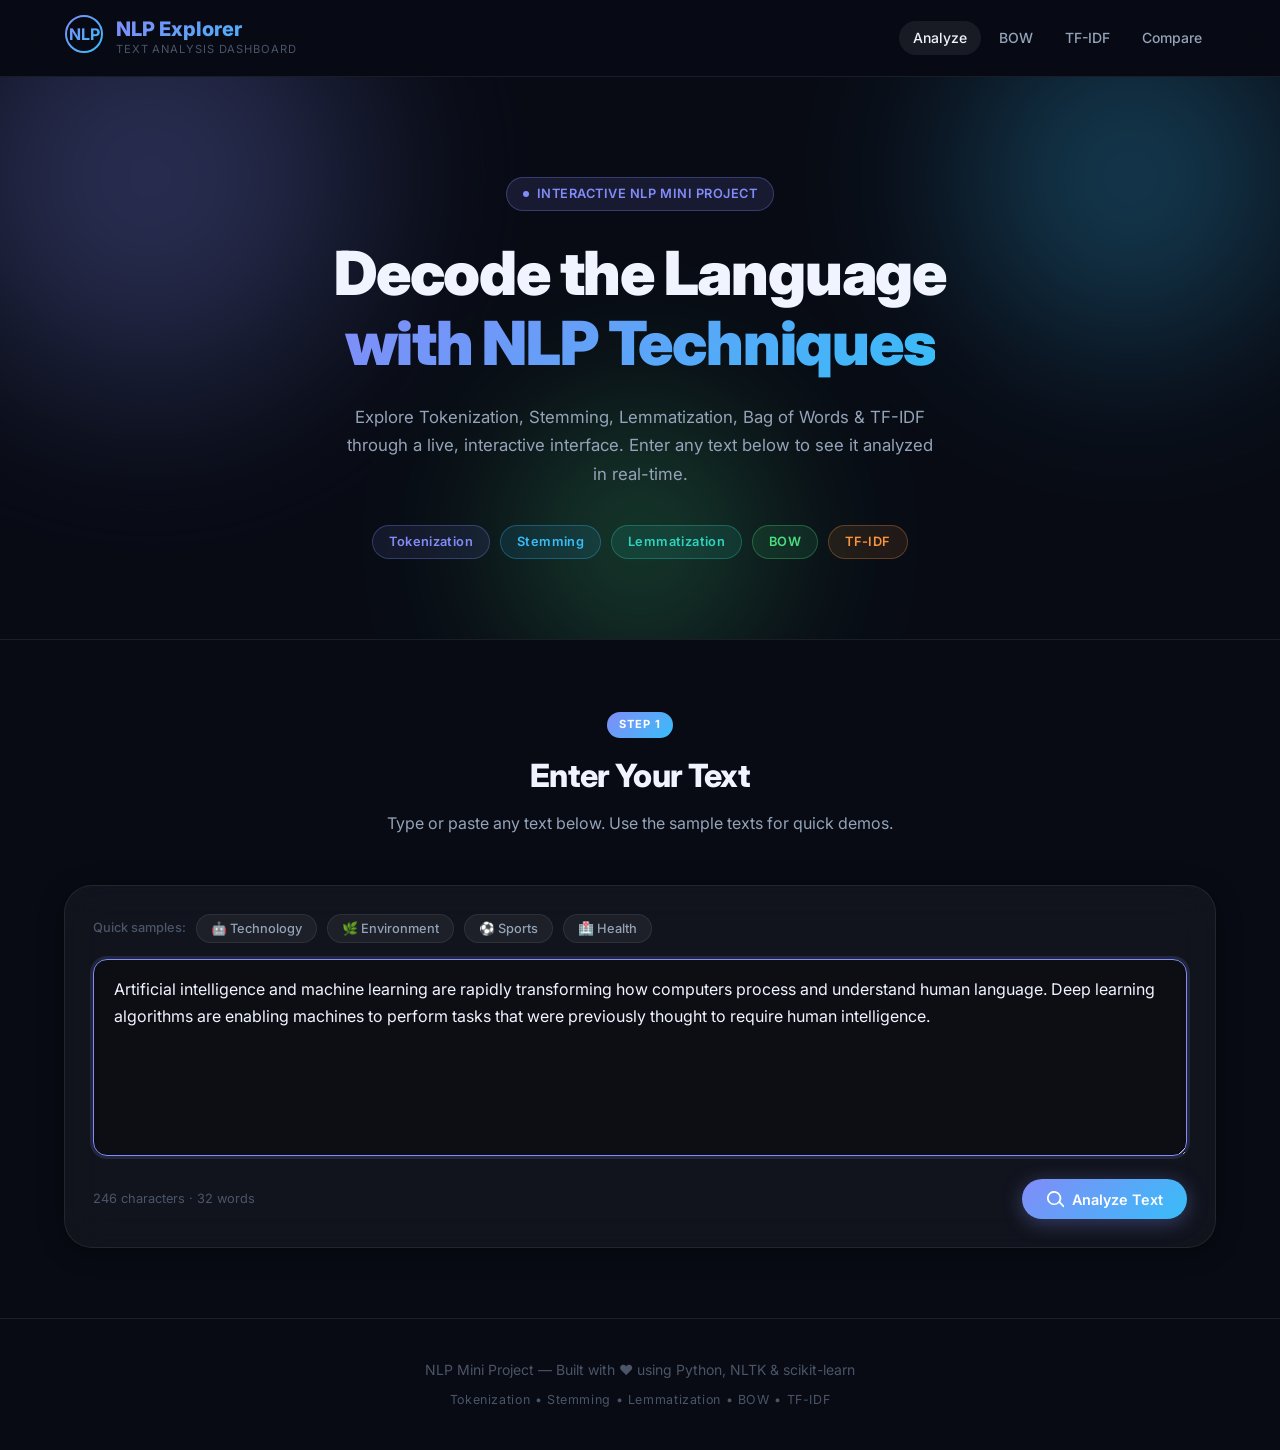
<file: app/index.html>
<!DOCTYPE html>
<html lang="en">
<head>
  <meta charset="UTF-8" />
  <meta name="viewport" content="width=device-width, initial-scale=1.0" />
  <title>NLP Explorer — Text Analysis Dashboard</title>
  <meta name="description" content="An interactive NLP dashboard demonstrating Tokenization, Stemming, Lemmatization, BOW and TF-IDF techniques." />
  <link rel="preconnect" href="https://fonts.googleapis.com" />
  <link rel="preconnect" href="https://fonts.gstatic.com" crossorigin />
  <link href="https://fonts.googleapis.com/css2?family=Inter:wght@300;400;500;600;700;800;900&family=JetBrains+Mono:wght@400;500;600&display=swap" rel="stylesheet" />
  <link rel="stylesheet" href="style.css" />
</head>
<body>

  <!-- ── HEADER ─────────────────────────────────────────────────────────── -->
  <header class="header">
    <div class="header-bg"></div>
    <div class="container">
      <div class="logo">
        <div class="logo-icon">
          <svg viewBox="0 0 40 40" fill="none">
            <circle cx="20" cy="20" r="18" stroke="url(#grad1)" stroke-width="2"/>
            <text x="50%" y="55%" dominant-baseline="middle" text-anchor="middle" fill="url(#grad1)" font-size="16" font-weight="700">NLP</text>
            <defs>
              <linearGradient id="grad1" x1="0" y1="0" x2="40" y2="40" gradientUnits="userSpaceOnUse">
                <stop offset="0%" stop-color="#818cf8"/>
                <stop offset="100%" stop-color="#38bdf8"/>
              </linearGradient>
            </defs>
          </svg>
        </div>
        <div>
          <h1 class="logo-title">NLP Explorer</h1>
          <p class="logo-sub">Text Analysis Dashboard</p>
        </div>
      </div>
      <nav class="nav">
        <a href="#input-section"    class="nav-link active" data-section="input">Analyze</a>
        <a href="#bow-section"      class="nav-link"        data-section="bow">BOW</a>
        <a href="#tfidf-section"    class="nav-link"        data-section="tfidf">TF-IDF</a>
        <a href="#compare-section"  class="nav-link"        data-section="compare">Compare</a>
      </nav>
    </div>
  </header>

  <!-- ── HERO ───────────────────────────────────────────────────────────── -->
  <section class="hero">
    <div class="hero-orb hero-orb-1"></div>
    <div class="hero-orb hero-orb-2"></div>
    <div class="hero-orb hero-orb-3"></div>
    <div class="container">
      <div class="hero-badge">
        <span class="badge-dot"></span>
        Interactive NLP Mini Project
      </div>
      <h1 class="hero-title">
        Decode the Language<br/>
        <span class="gradient-text">with NLP Techniques</span>
      </h1>
      <p class="hero-desc">
        Explore Tokenization, Stemming, Lemmatization, Bag of Words & TF-IDF
        through a live, interactive interface. Enter any text below to see it analyzed in real-time.
      </p>
      <div class="hero-chips">
        <span class="chip chip-purple">Tokenization</span>
        <span class="chip chip-blue">Stemming</span>
        <span class="chip chip-teal">Lemmatization</span>
        <span class="chip chip-green">BOW</span>
        <span class="chip chip-orange">TF-IDF</span>
      </div>
    </div>
  </section>

  <!-- ── INPUT SECTION ──────────────────────────────────────────────────── -->
  <section id="input-section" class="section">
    <div class="container">
      <div class="section-header">
        <div class="step-badge">Step 1</div>
        <h2>Enter Your Text</h2>
        <p>Type or paste any text below. Use the sample texts for quick demos.</p>
      </div>

      <div class="input-card">
        <div class="sample-btns">
          <span class="sample-label">Quick samples:</span>
          <button id="btn-sample-1" class="sample-btn" onclick="loadSample(0)">🤖 Technology</button>
          <button id="btn-sample-2" class="sample-btn" onclick="loadSample(1)">🌿 Environment</button>
          <button id="btn-sample-3" class="sample-btn" onclick="loadSample(2)">⚽ Sports</button>
          <button id="btn-sample-4" class="sample-btn" onclick="loadSample(3)">🏥 Health</button>
        </div>
        <textarea id="main-input" class="text-input" rows="6"
          placeholder="Enter your text here... (e.g., 'The running dogs are happily playing in the beautiful gardens of the city.')"></textarea>
        <div class="input-footer">
          <span id="char-count" class="char-count">0 characters</span>
          <button id="analyze-btn" class="btn-primary" onclick="analyzeText()">
            <svg viewBox="0 0 20 20" fill="currentColor" width="18" height="18">
              <path d="M9 3a6 6 0 100 12A6 6 0 009 3zM1 9a8 8 0 1114.93 4.07l4.38 4.37a1 1 0 01-1.42 1.42l-4.37-4.38A8 8 0 011 9z"/>
            </svg>
            Analyze Text
          </button>
        </div>
      </div>
    </div>
  </section>

  <!-- ── TOKENIZATION SECTION ───────────────────────────────────────────── -->
  <section id="tokenization-section" class="section hidden-section">
    <div class="container">
      <div class="section-header">
        <div class="step-badge step-badge-purple">Step 2</div>
        <h2>Tokenization</h2>
        <p>Breaking text into individual words and sentences.</p>
      </div>

      <div class="cards-row">
        <div class="result-card">
          <div class="card-head">
            <div class="card-icon icon-purple">W</div>
            <div>
              <h3>Word Tokens</h3>
              <p class="card-sub" id="word-token-count">— tokens</p>
            </div>
          </div>
          <div id="word-tokens-display" class="tokens-display"></div>
        </div>

        <div class="result-card">
          <div class="card-head">
            <div class="card-icon icon-blue">S</div>
            <div>
              <h3>Sentence Tokens</h3>
              <p class="card-sub" id="sent-token-count">— sentences</p>
            </div>
          </div>
          <div id="sent-tokens-display" class="sent-display"></div>
        </div>

        <div class="result-card">
          <div class="card-head">
            <div class="card-icon icon-teal">C</div>
            <div>
              <h3>Clean Tokens</h3>
              <p class="card-sub" id="clean-token-count">— tokens (stopwords removed)</p>
            </div>
          </div>
          <div id="clean-tokens-display" class="tokens-display"></div>
        </div>
      </div>
    </div>
  </section>

  <!-- ── STEMMING & LEMMATIZATION ───────────────────────────────────────── -->
  <section id="stem-lemma-section" class="section hidden-section">
    <div class="container">
      <div class="section-header">
        <div class="step-badge step-badge-blue">Step 3</div>
        <h2>Stemming vs Lemmatization</h2>
        <p>Reducing words to their base or root form for normalization.</p>
      </div>

      <div class="table-card">
        <div class="table-header">
          <div class="table-legend">
            <span class="legend-item legend-orig">Original</span>
            <span class="legend-item legend-porter">Porter Stem</span>
            <span class="legend-item legend-snow">Snowball Stem</span>
            <span class="legend-item legend-lemma">Lemmatized</span>
          </div>
        </div>
        <div class="table-wrapper">
          <table id="stem-table" class="nlp-table">
            <thead>
              <tr>
                <th>#</th>
                <th>Original Word</th>
                <th>Porter Stem</th>
                <th>Snowball Stem</th>
                <th>Lemmatized</th>
              </tr>
            </thead>
            <tbody id="stem-table-body">
            </tbody>
          </table>
        </div>
      </div>

      <div class="info-cards-row">
        <div class="info-card info-porter">
          <h4>🔵 Porter Stemmer</h4>
          <p>A simple, fast rule-based algorithm. Removes suffixes using a series of heuristic rules. Fast but can produce non-words (e.g., "beauti" from "beautiful").</p>
        </div>
        <div class="info-card info-snowball">
          <h4>🟢 Snowball Stemmer</h4>
          <p>An improved version of Porter. More aggressive and supports multiple languages. Still rule-based — may create unrecognizable stems.</p>
        </div>
        <div class="info-card info-lemma">
          <h4>🟣 Lemmatization</h4>
          <p>Uses a vocabulary and morphological analysis to return the base dictionary form. Context-aware and always produces valid words (e.g., "running" → "run").</p>
        </div>
      </div>
    </div>
  </section>

  <!-- ── BOW SECTION ────────────────────────────────────────────────────── -->
  <section id="bow-section" class="section hidden-section">
    <div class="container">
      <div class="section-header">
        <div class="step-badge step-badge-green">Step 4</div>
        <h2>Bag of Words (BOW)</h2>
        <p>Representing text as word frequency counts — ignoring order and grammar.</p>
      </div>

      <div class="bow-grid">
        <div class="bow-formula-card">
          <h3>📐 How BOW Works</h3>
          <div class="formula-steps">
            <div class="formula-step">
              <div class="step-num">1</div>
              <div class="step-desc">Build a <strong>vocabulary</strong> of all unique words across all documents</div>
            </div>
            <div class="formula-step">
              <div class="step-num">2</div>
              <div class="step-desc">For each document, create a <strong>vector</strong> of word counts</div>
            </div>
            <div class="formula-step">
              <div class="step-num">3</div>
              <div class="step-desc">The result is a <strong>Document-Term Matrix</strong></div>
            </div>
          </div>
        </div>

        <div class="bow-stats-card">
          <h3>📊 Word Frequency Analysis</h3>
          <div id="bow-bar-chart" class="bar-chart"></div>
        </div>
      </div>

      <div class="bow-vector-card">
        <h3>🔢 BOW Vector Representation</h3>
        <p class="bow-vector-desc">Each word's count in your input text:</p>
        <div id="bow-vector-display" class="bow-vector-grid"></div>
      </div>
    </div>
  </section>

  <!-- ── TF-IDF SECTION ─────────────────────────────────────────────────── -->
  <section id="tfidf-section" class="section hidden-section">
    <div class="container">
      <div class="section-header">
        <div class="step-badge step-badge-orange">Step 5</div>
        <h2>TF-IDF Analysis</h2>
        <p>Term Frequency × Inverse Document Frequency — weighing words by importance.</p>
      </div>

      <div class="formula-card-full">
        <div class="formula-grid">
          <div class="formula-item">
            <div class="formula-label">TF (Term Frequency)</div>
            <div class="formula-math">TF(t,d) = count(t in d) / |d|</div>
            <div class="formula-desc">How often a word appears in this document</div>
          </div>
          <div class="formula-separator">×</div>
          <div class="formula-item">
            <div class="formula-label">IDF (Inverse Doc Frequency)</div>
            <div class="formula-math">IDF(t) = log(N / (1 + df(t))) + 1</div>
            <div class="formula-desc">How rare the word is across all documents</div>
          </div>
          <div class="formula-separator">=</div>
          <div class="formula-item formula-result">
            <div class="formula-label">TF-IDF Score</div>
            <div class="formula-math">TF-IDF = TF × IDF</div>
            <div class="formula-desc">High score = important & rare word</div>
          </div>
        </div>
      </div>

      <div class="tfidf-results">
        <div class="tfidf-table-card">
          <h3>📋 TF-IDF Scores</h3>
          <div class="table-wrapper">
            <table id="tfidf-table" class="nlp-table">
              <thead>
                <tr>
                  <th>#</th>
                  <th>Term</th>
                  <th>TF Score</th>
                  <th>IDF Score</th>
                  <th>TF-IDF Score</th>
                  <th>Importance</th>
                </tr>
              </thead>
              <tbody id="tfidf-table-body"></tbody>
            </table>
          </div>
        </div>

        <div class="tfidf-viz-card">
          <h3>📊 TF-IDF Visualization</h3>
          <div id="tfidf-bar-chart" class="bar-chart tfidf-bars"></div>
        </div>
      </div>
    </div>
  </section>

  <!-- ── COMPARISON SECTION ─────────────────────────────────────────────── -->
  <section id="compare-section" class="section hidden-section">
    <div class="container">
      <div class="section-header">
        <div class="step-badge step-badge-pink">Step 6</div>
        <h2>BOW vs TF-IDF Comparison</h2>
        <p>See how BOW and TF-IDF rank the same words differently.</p>
      </div>

      <div class="compare-cards">
        <div class="compare-card compare-bow">
          <div class="compare-head">
            <div class="compare-icon">🟦</div>
            <div>
              <h3>Bag of Words</h3>
              <p>Ranks by raw frequency</p>
            </div>
          </div>
          <div id="bow-ranking" class="ranking-list"></div>
          <div class="compare-footer">
            <span>❌ Gives high scores to common words (the, is, a)</span>
          </div>
        </div>

        <div class="compare-vs">VS</div>

        <div class="compare-card compare-tfidf">
          <div class="compare-head">
            <div class="compare-icon">🟧</div>
            <div>
              <h3>TF-IDF</h3>
              <p>Ranks by weighted importance</p>
            </div>
          </div>
          <div id="tfidf-ranking" class="ranking-list"></div>
          <div class="compare-footer">
            <span>✅ Penalizes common words, rewards unique terms</span>
          </div>
        </div>
      </div>

      <div class="summary-card">
        <h3>🎓 Key Takeaways</h3>
        <div class="takeaways-grid">
          <div class="takeaway">
            <div class="takeaway-icon">🔤</div>
            <h4>Tokenization</h4>
            <p>First step in any NLP pipeline. Splits text into words/sentences for further processing.</p>
          </div>
          <div class="takeaway">
            <div class="takeaway-icon">✂️</div>
            <h4>Stemming</h4>
            <p>Fast but crude. Good for search engines where speed > precision.</p>
          </div>
          <div class="takeaway">
            <div class="takeaway-icon">📖</div>
            <h4>Lemmatization</h4>
            <p>Slower but accurate. Best for tasks needing linguistic precision (e.g., QA systems).</p>
          </div>
          <div class="takeaway">
            <div class="takeaway-icon">🧮</div>
            <h4>BOW</h4>
            <p>Simple and fast. Good baseline for classification. Ignores word order.</p>
          </div>
          <div class="takeaway">
            <div class="takeaway-icon">⚖️</div>
            <h4>TF-IDF</h4>
            <p>More informative than BOW. Penalizes common stop-words naturally.</p>
          </div>
        </div>
      </div>
    </div>
  </section>

  <!-- ── FOOTER ──────────────────────────────────────────────────────────── -->
  <footer class="footer">
    <div class="container">
      <p>NLP Mini Project &mdash; Built with ❤️ using Python, NLTK & scikit-learn</p>
      <p class="footer-tech">Tokenization &bull; Stemming &bull; Lemmatization &bull; BOW &bull; TF-IDF</p>
    </div>
  </footer>

  <script src="app.js"></script>
</body>
</html>
</file>
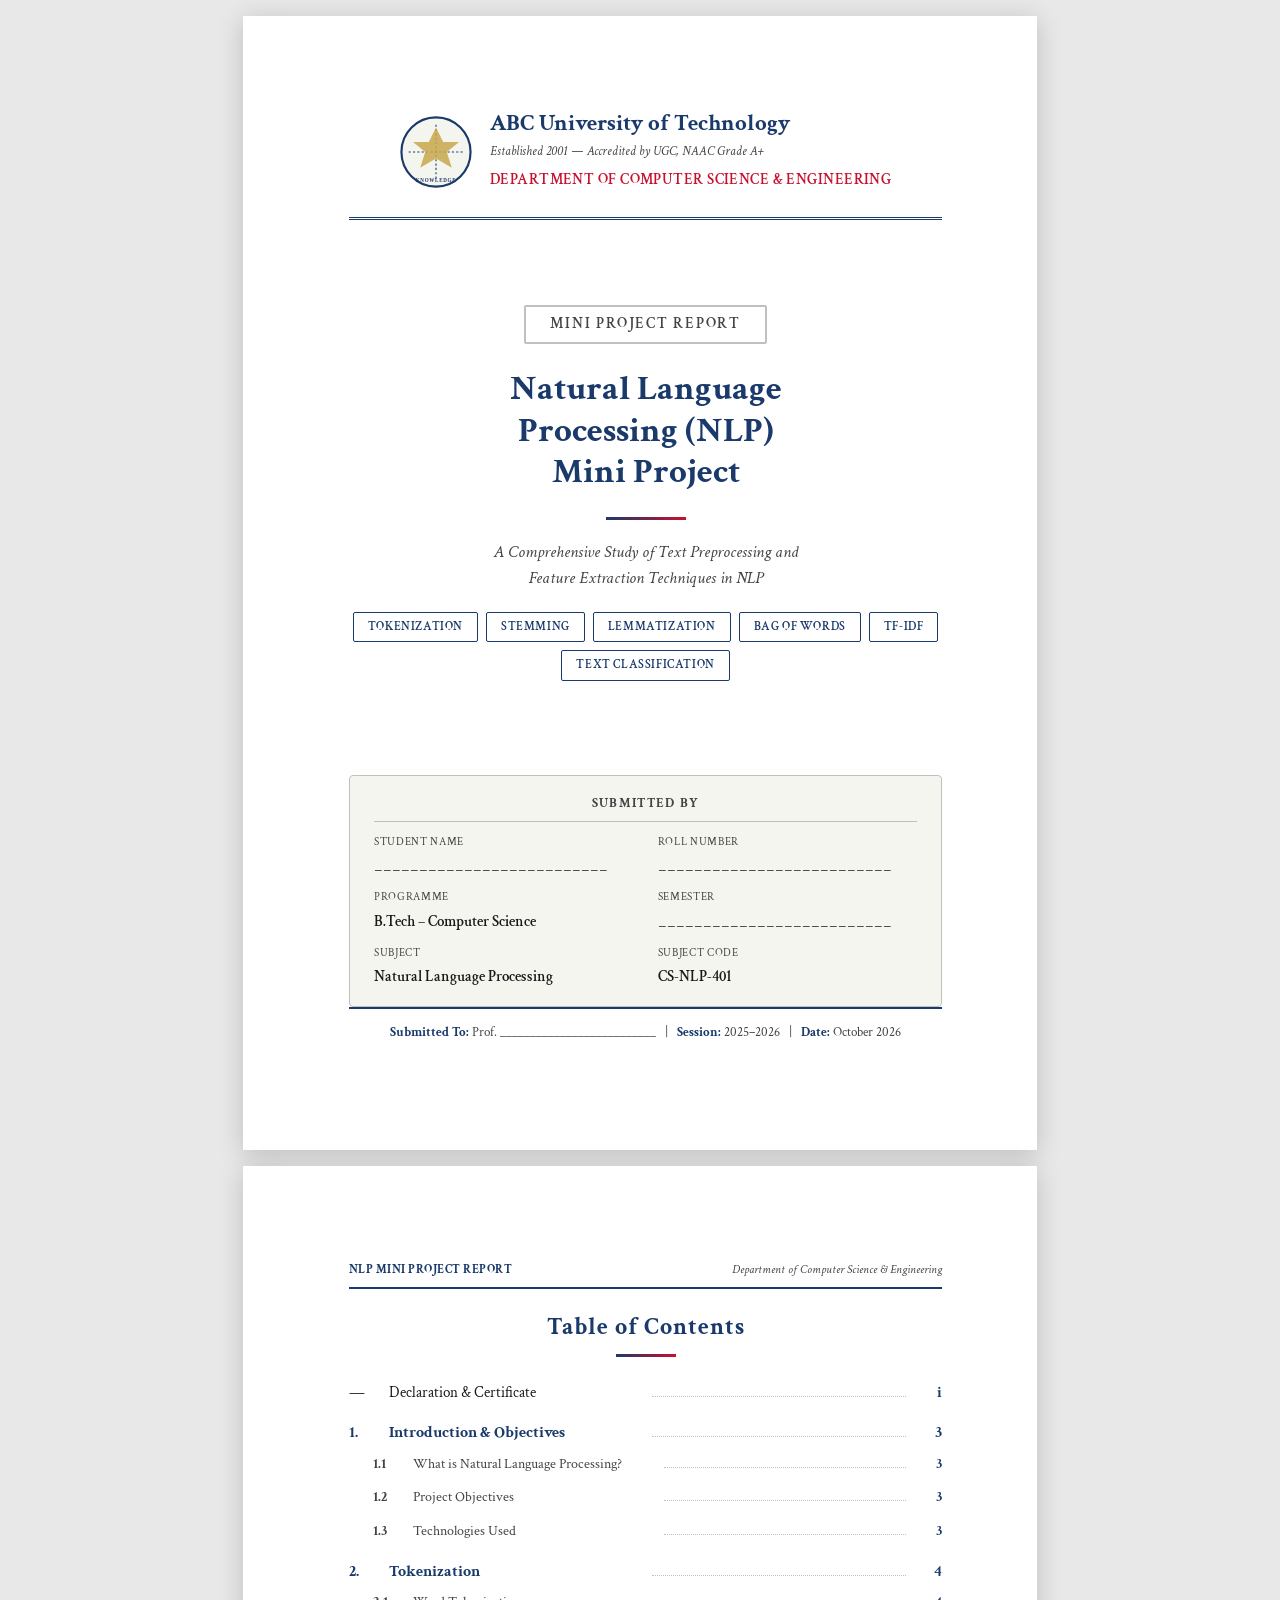
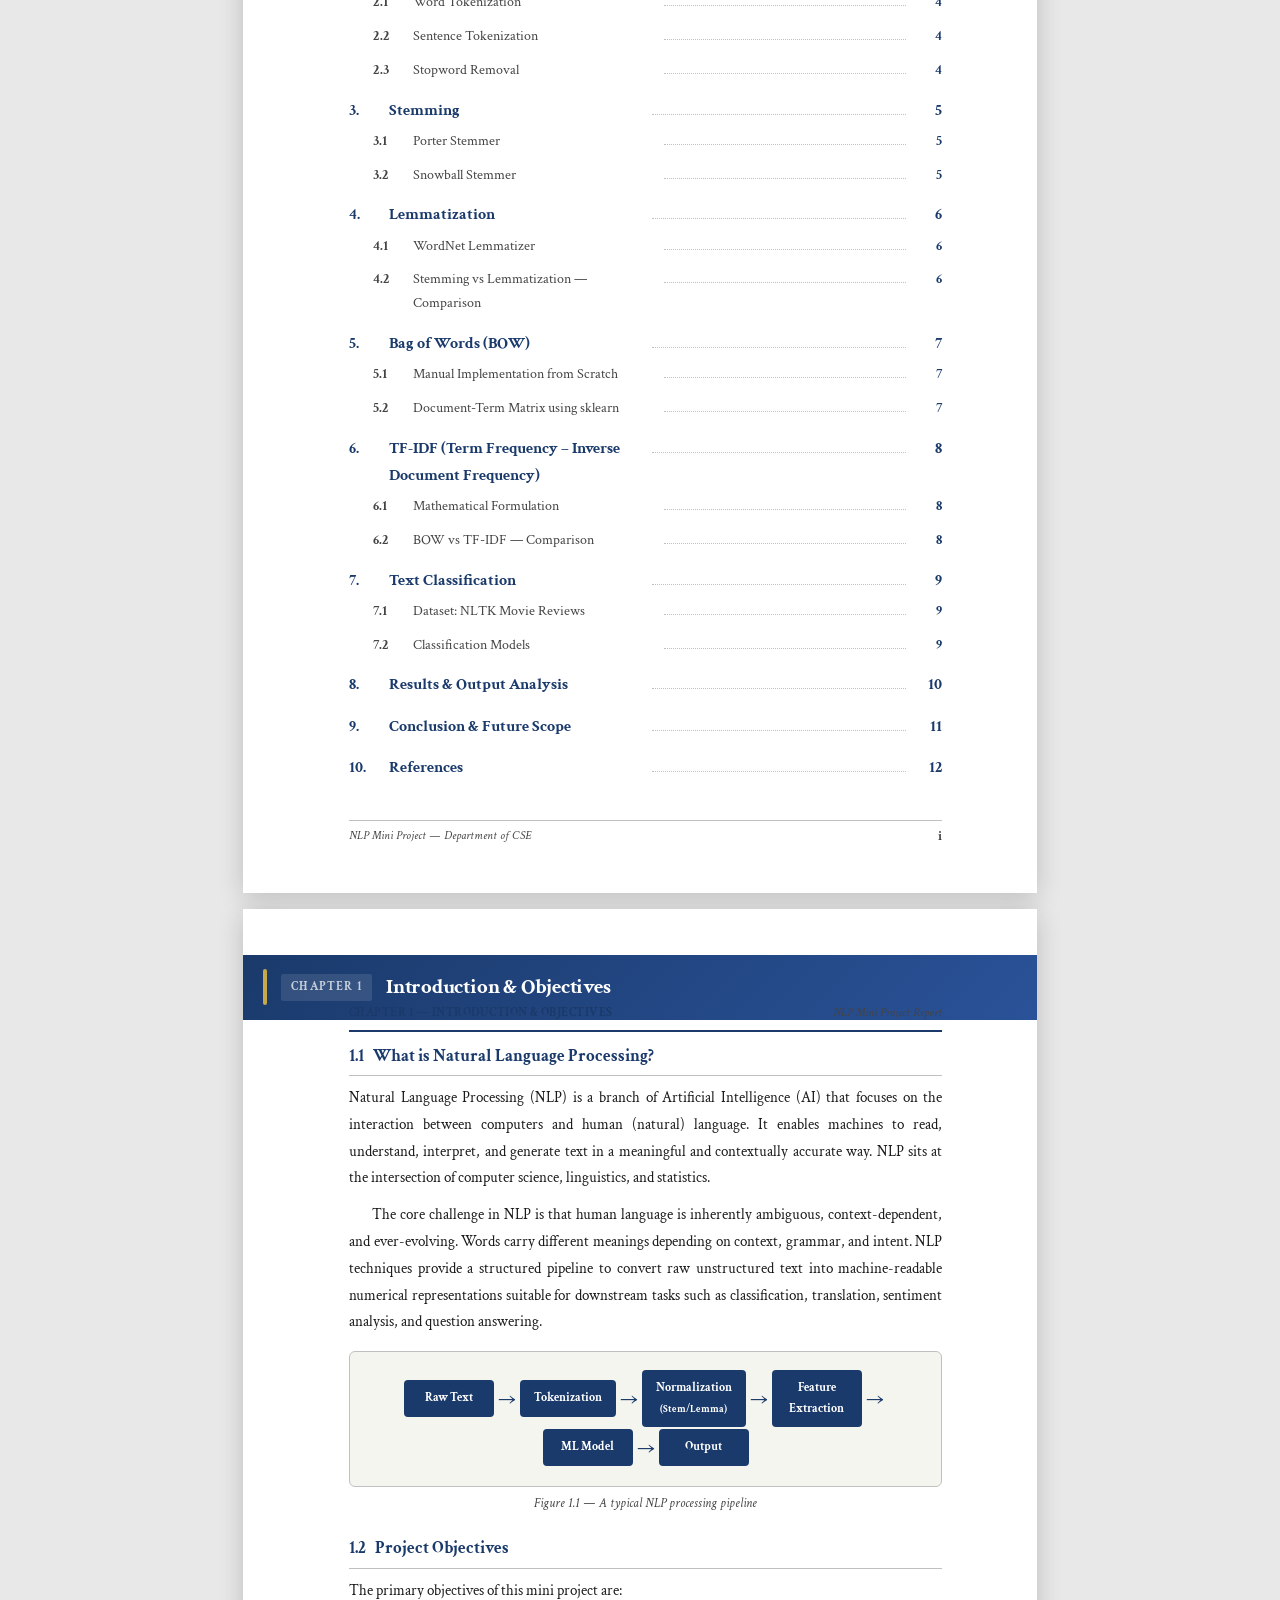
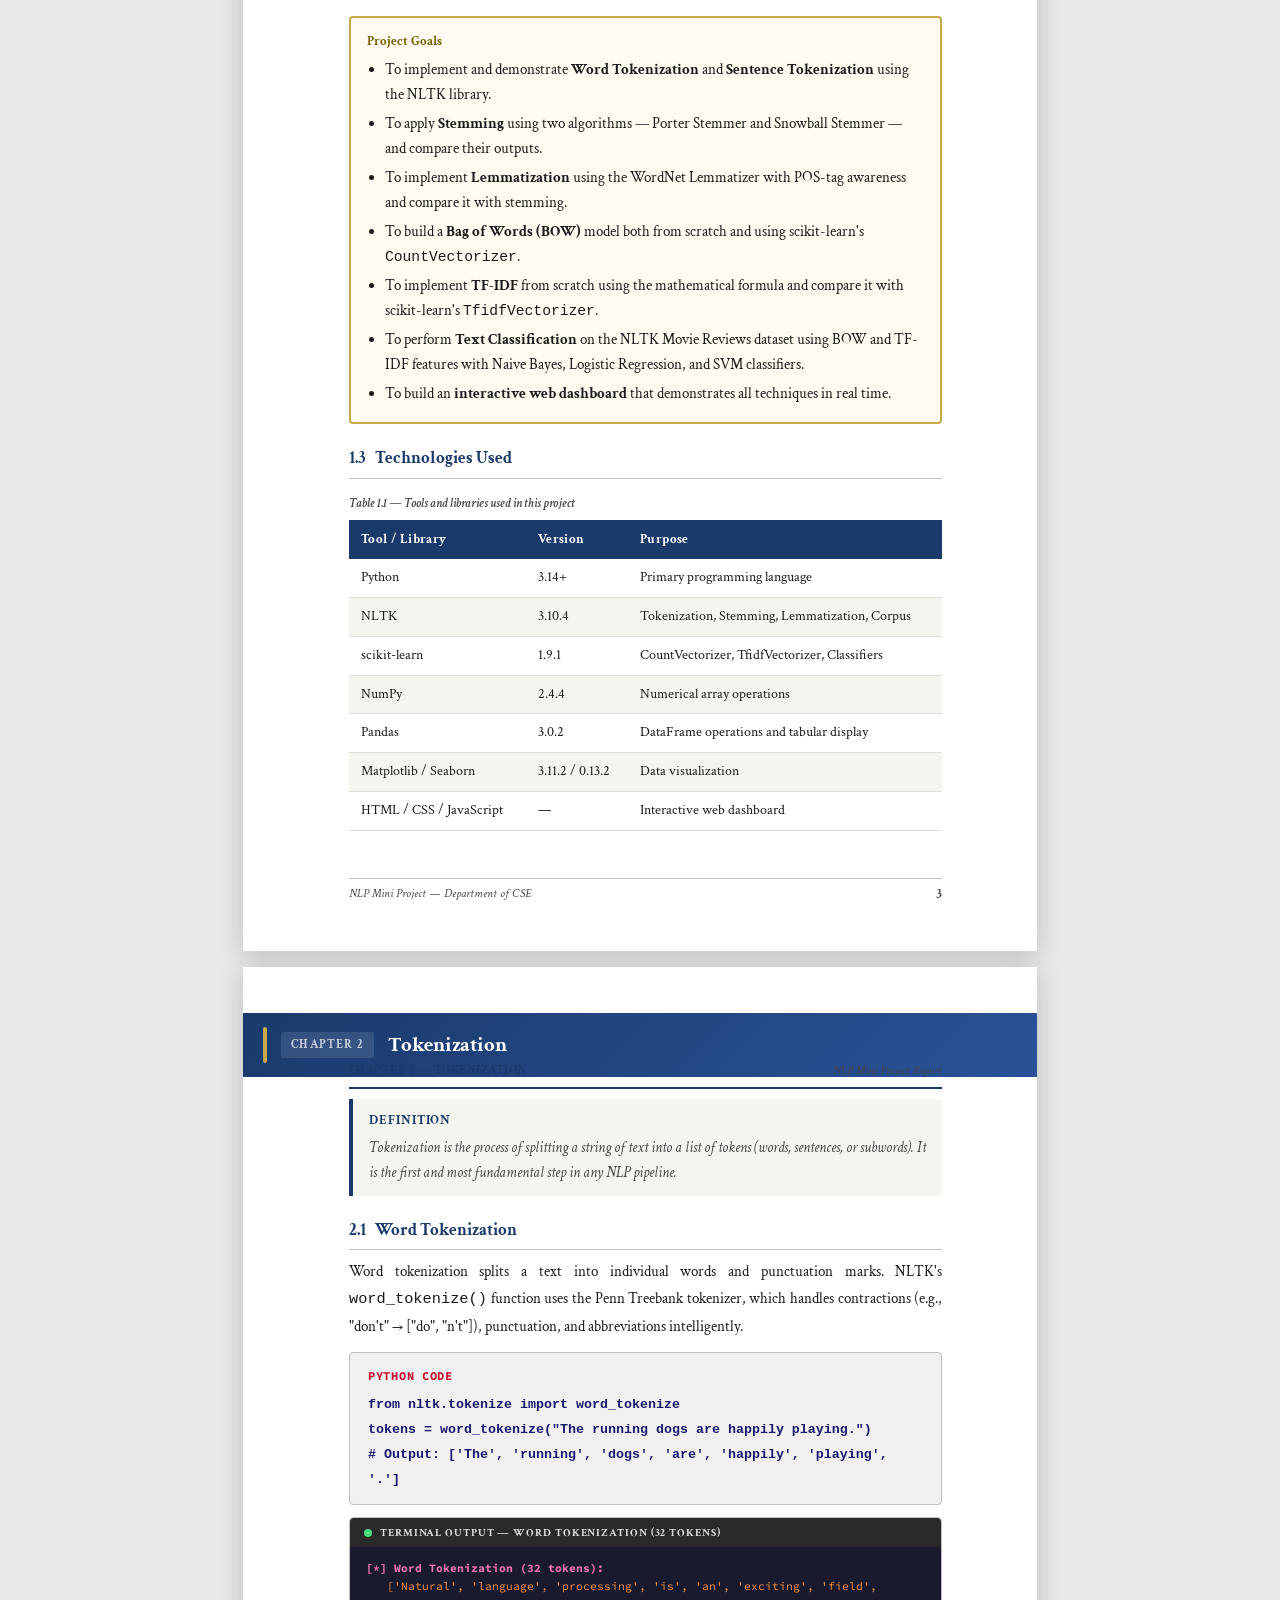
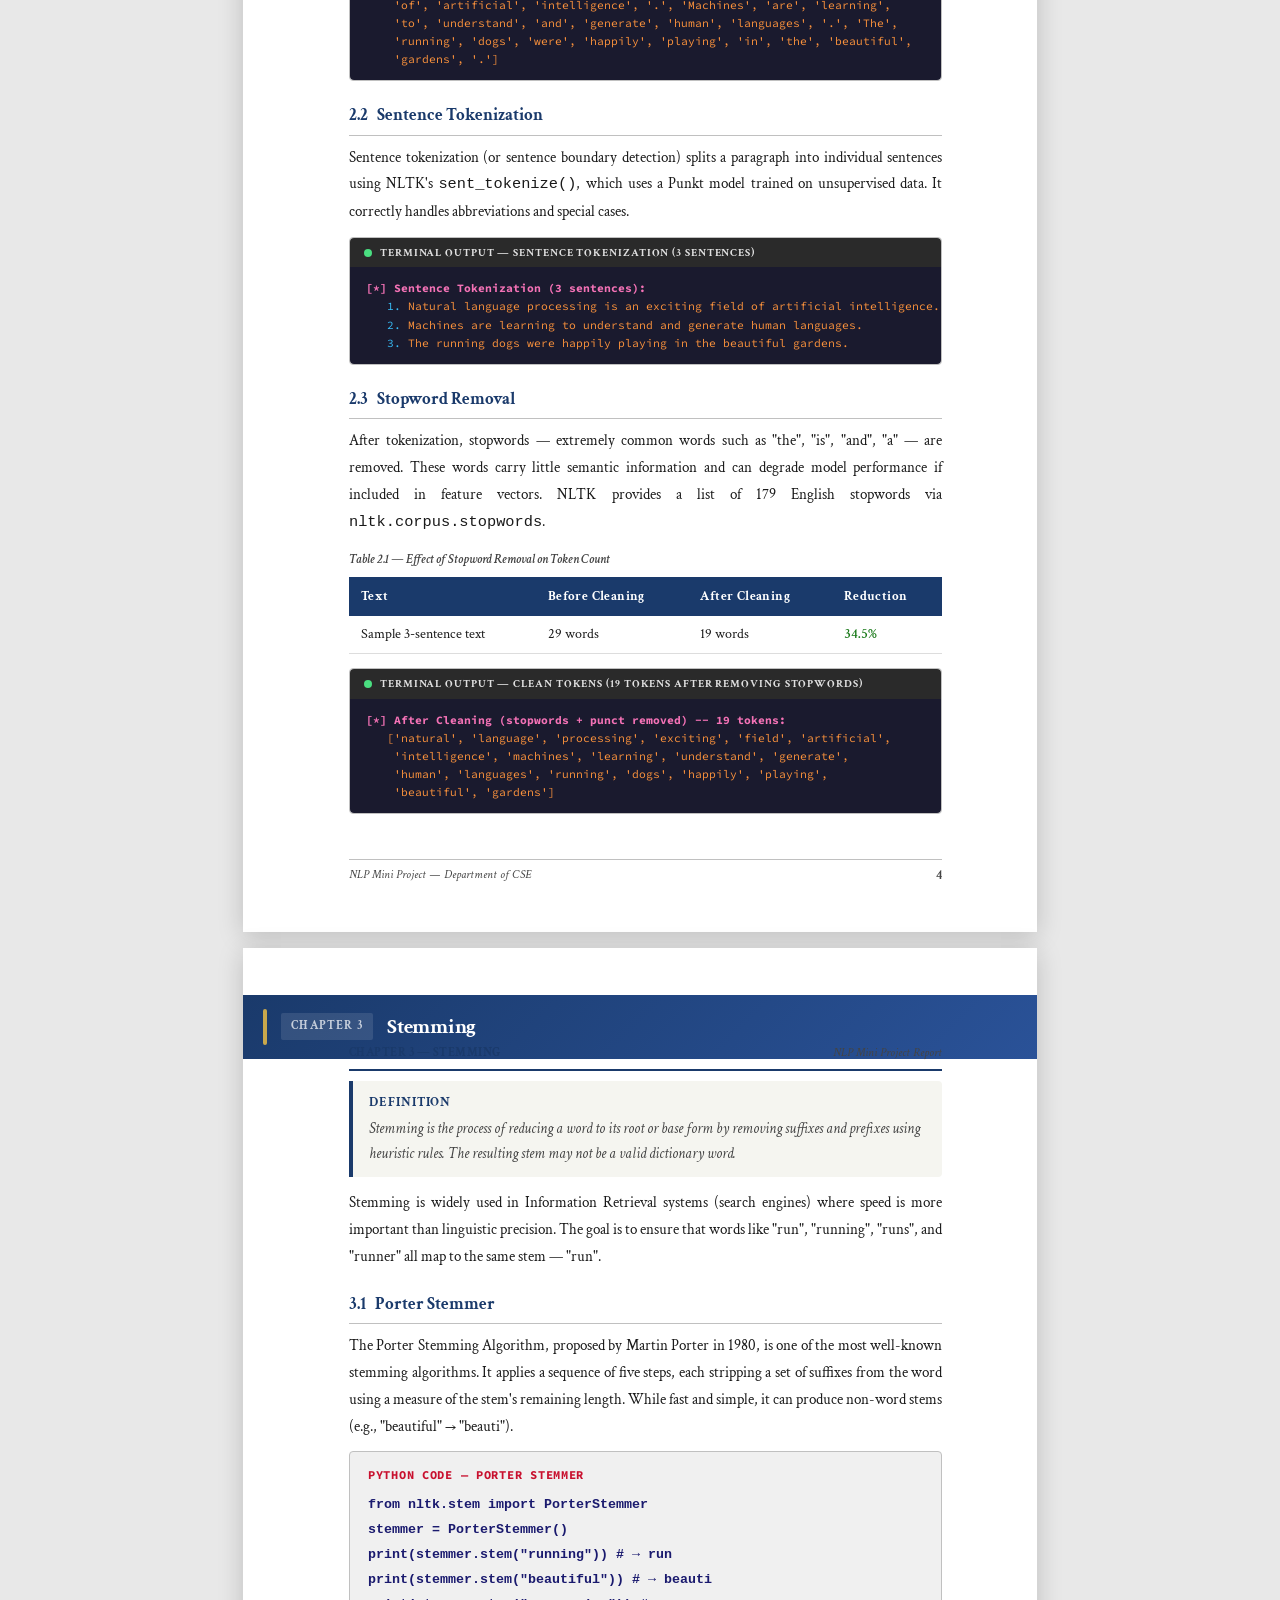
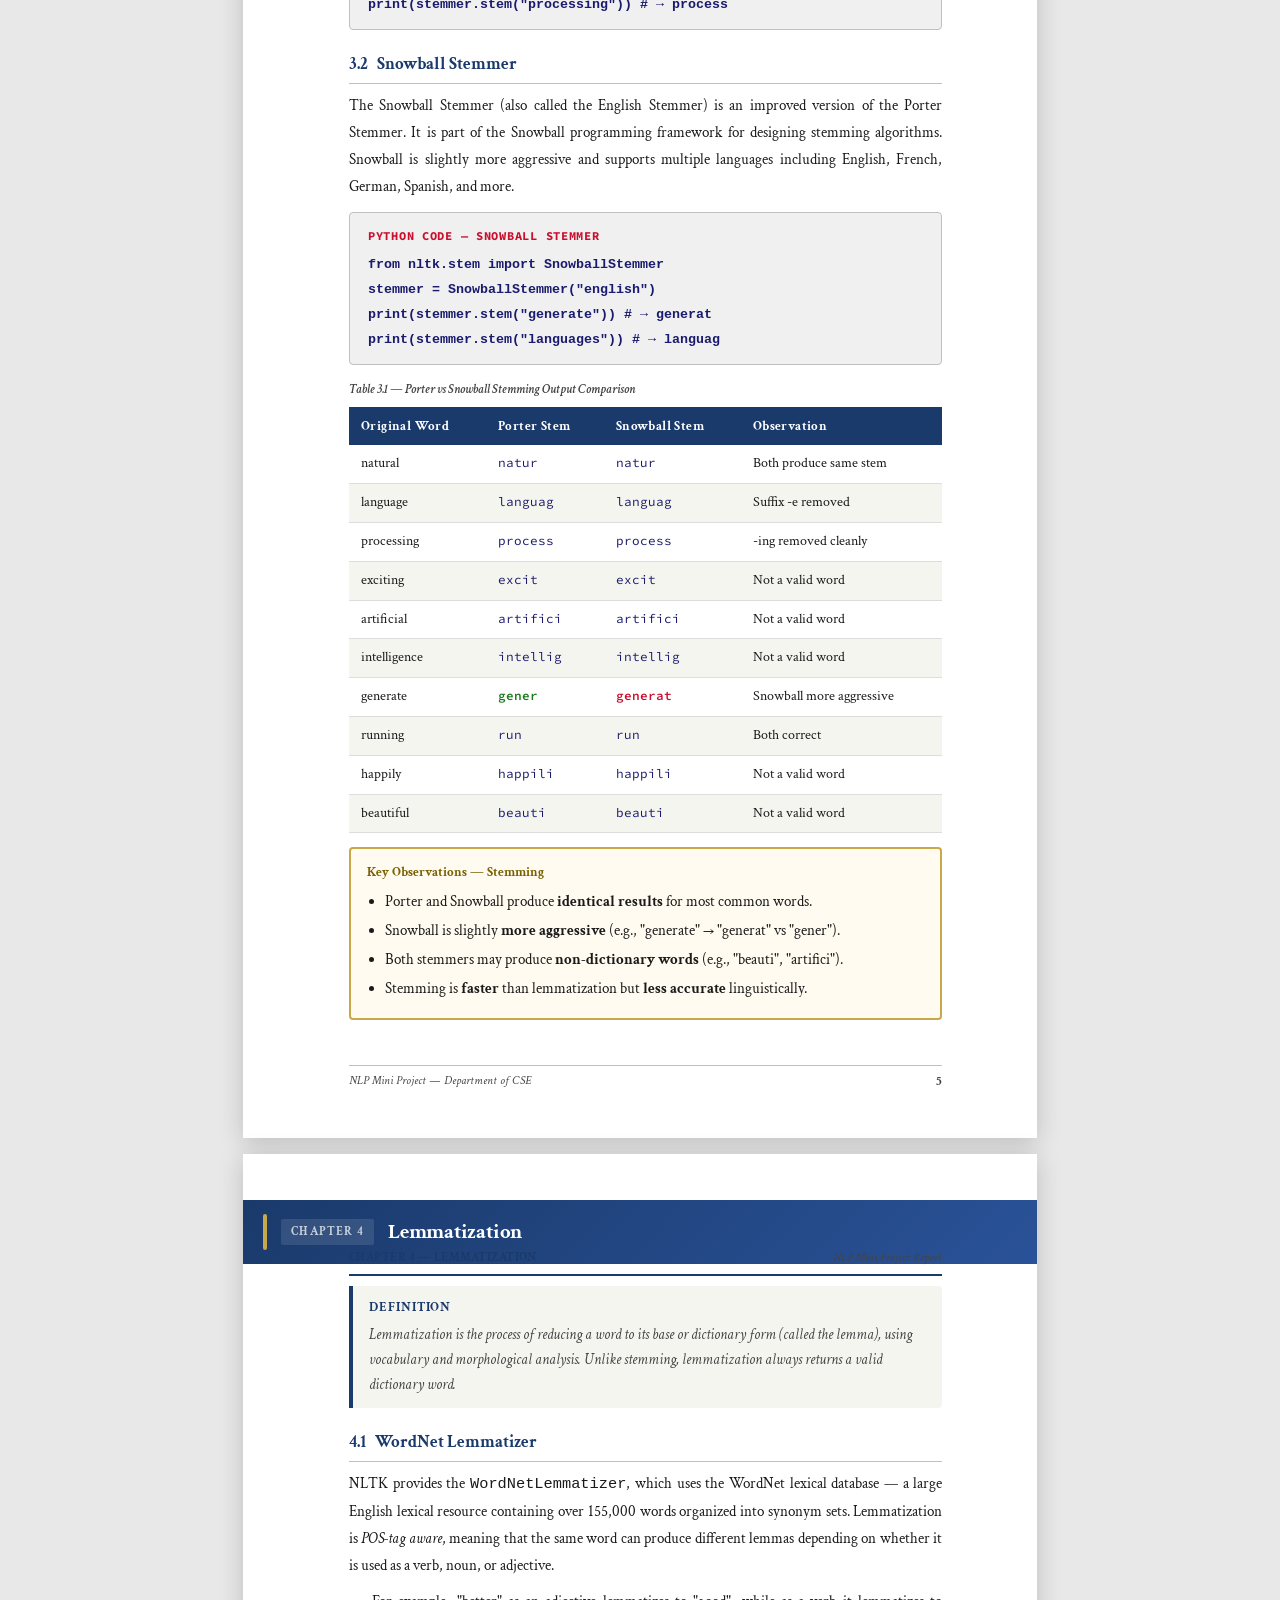
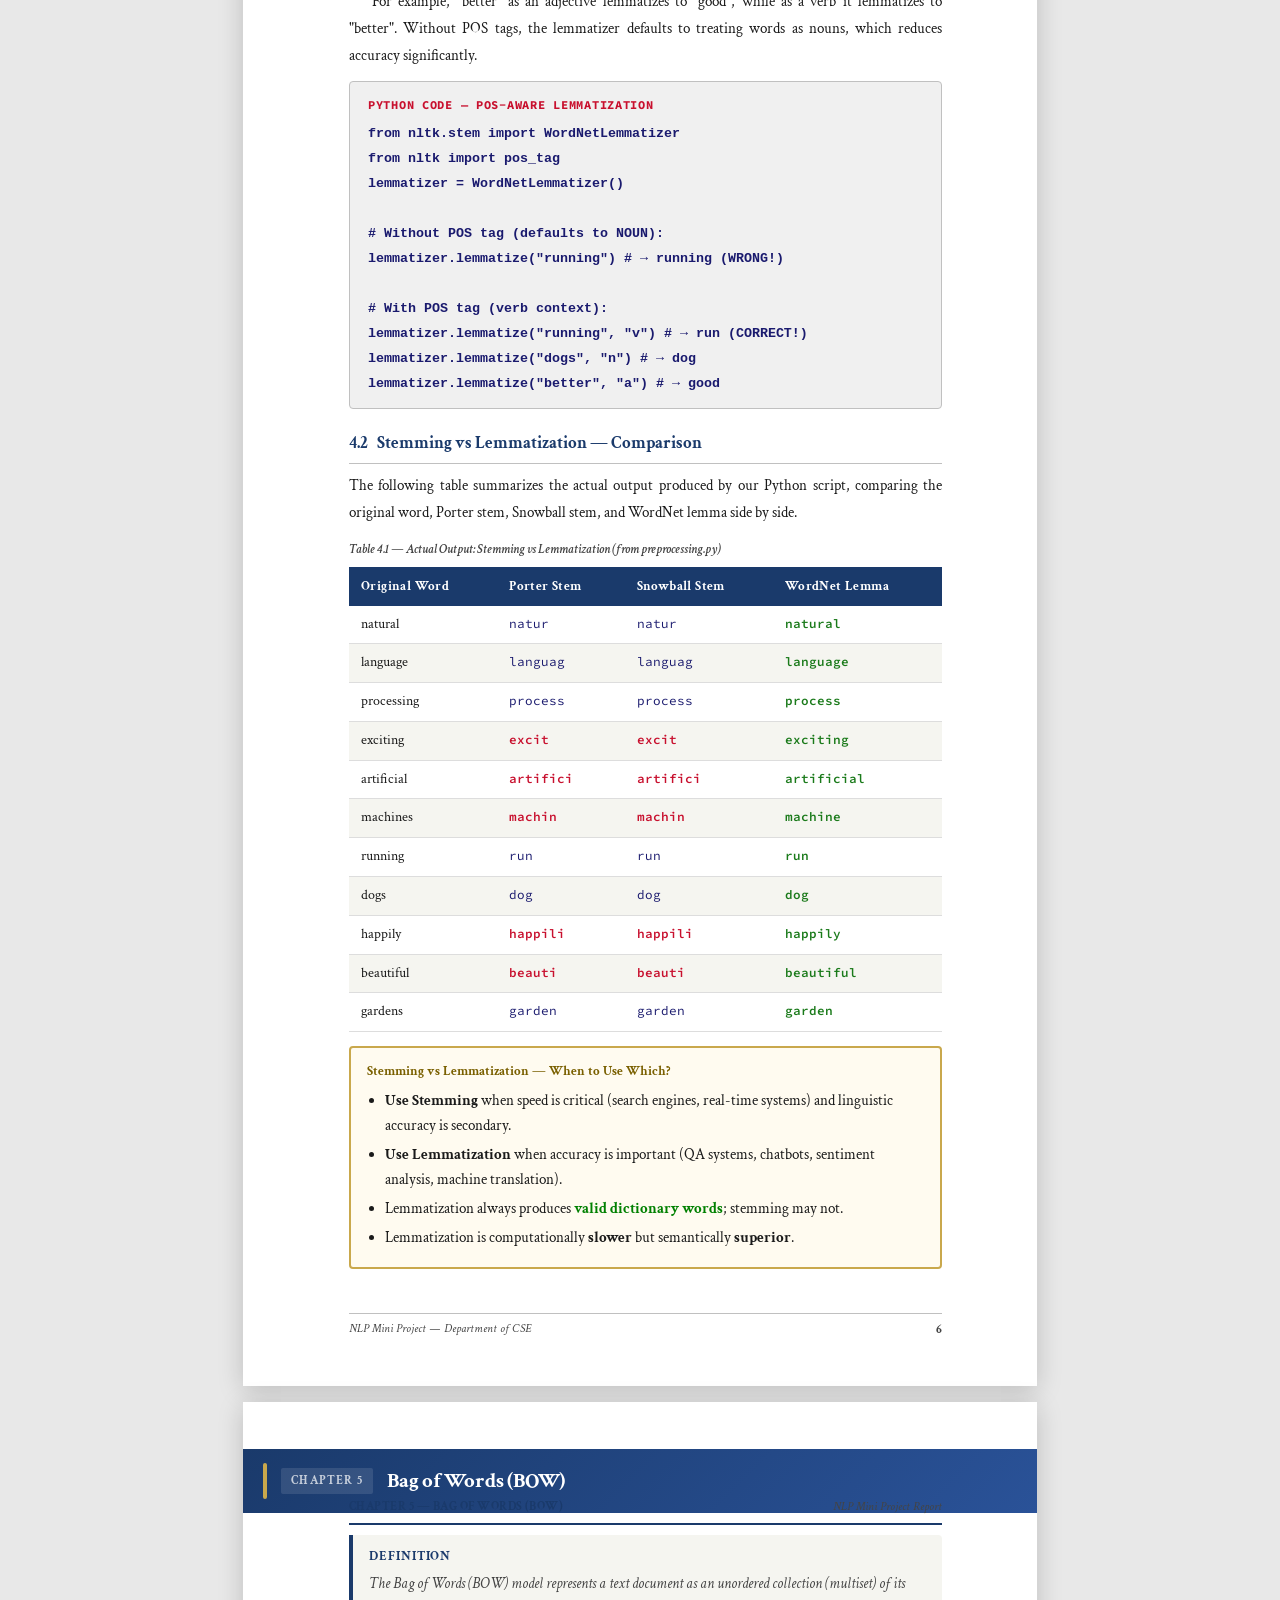
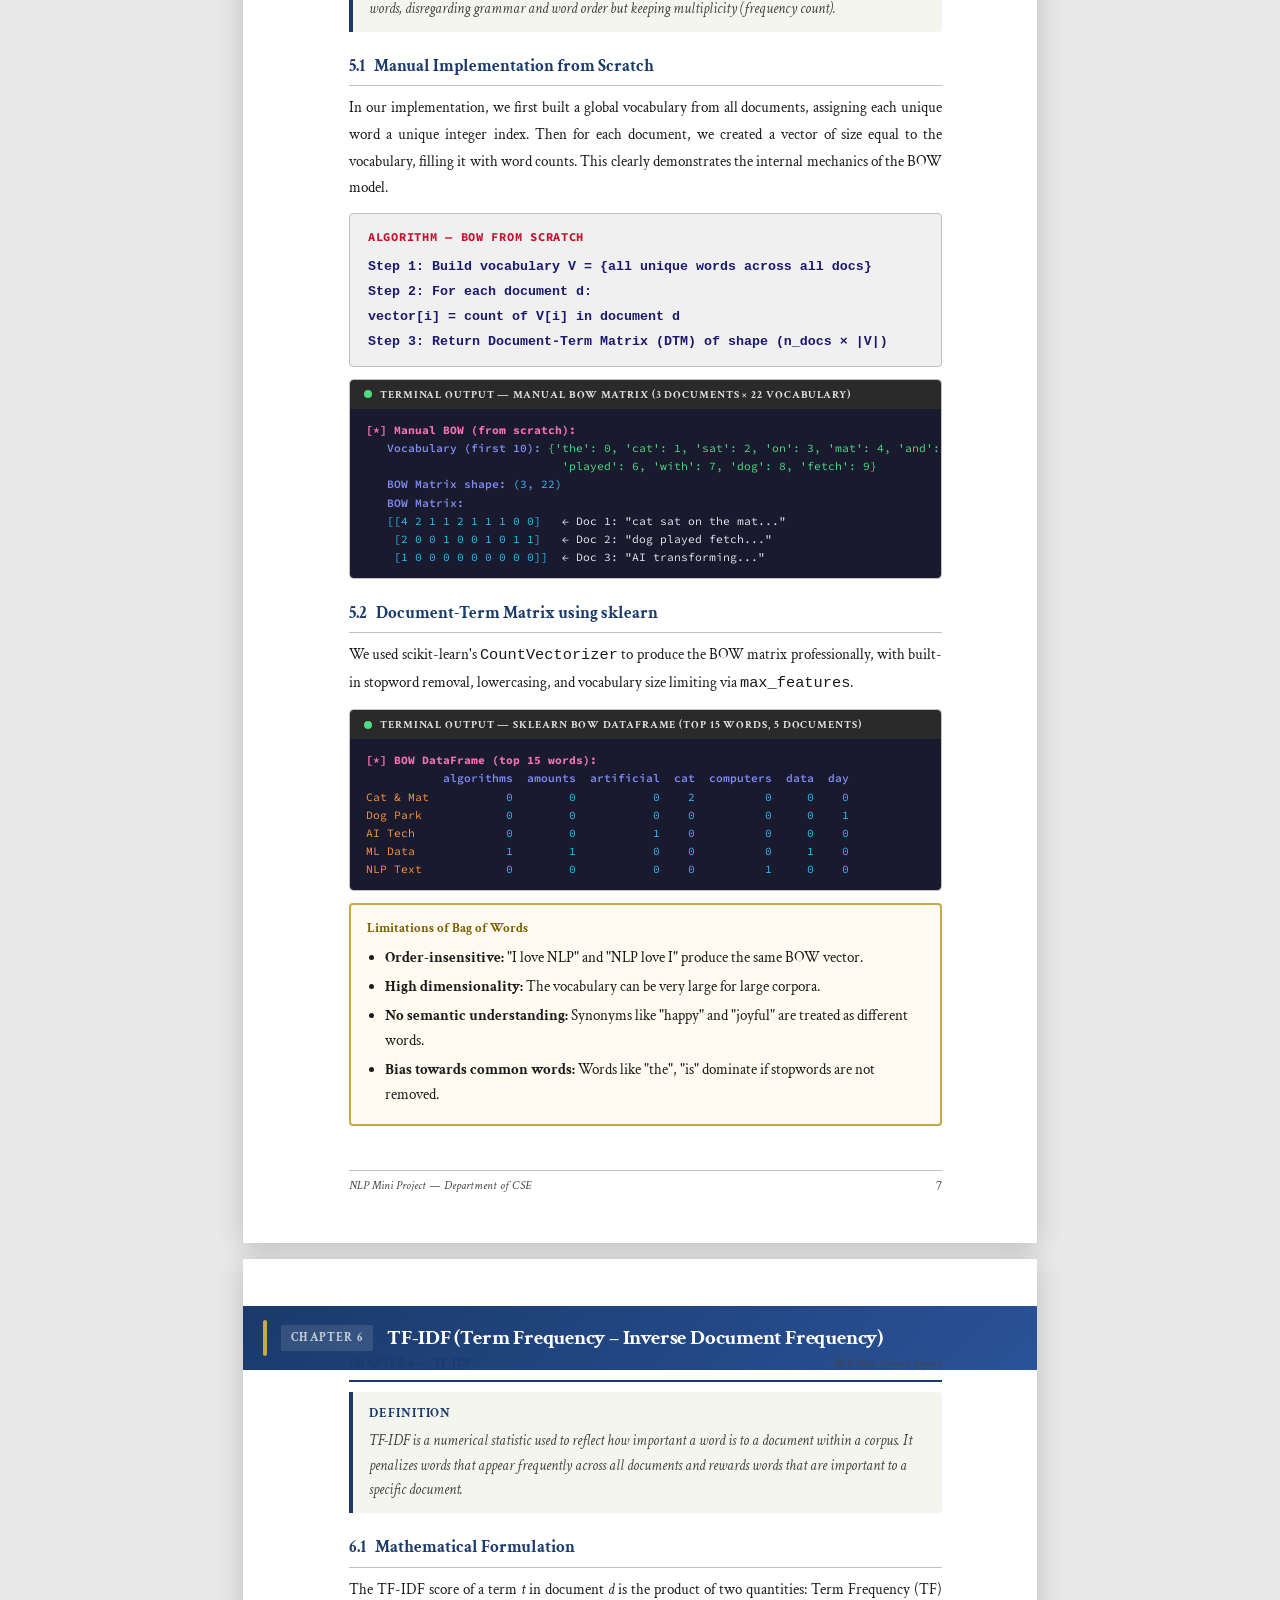
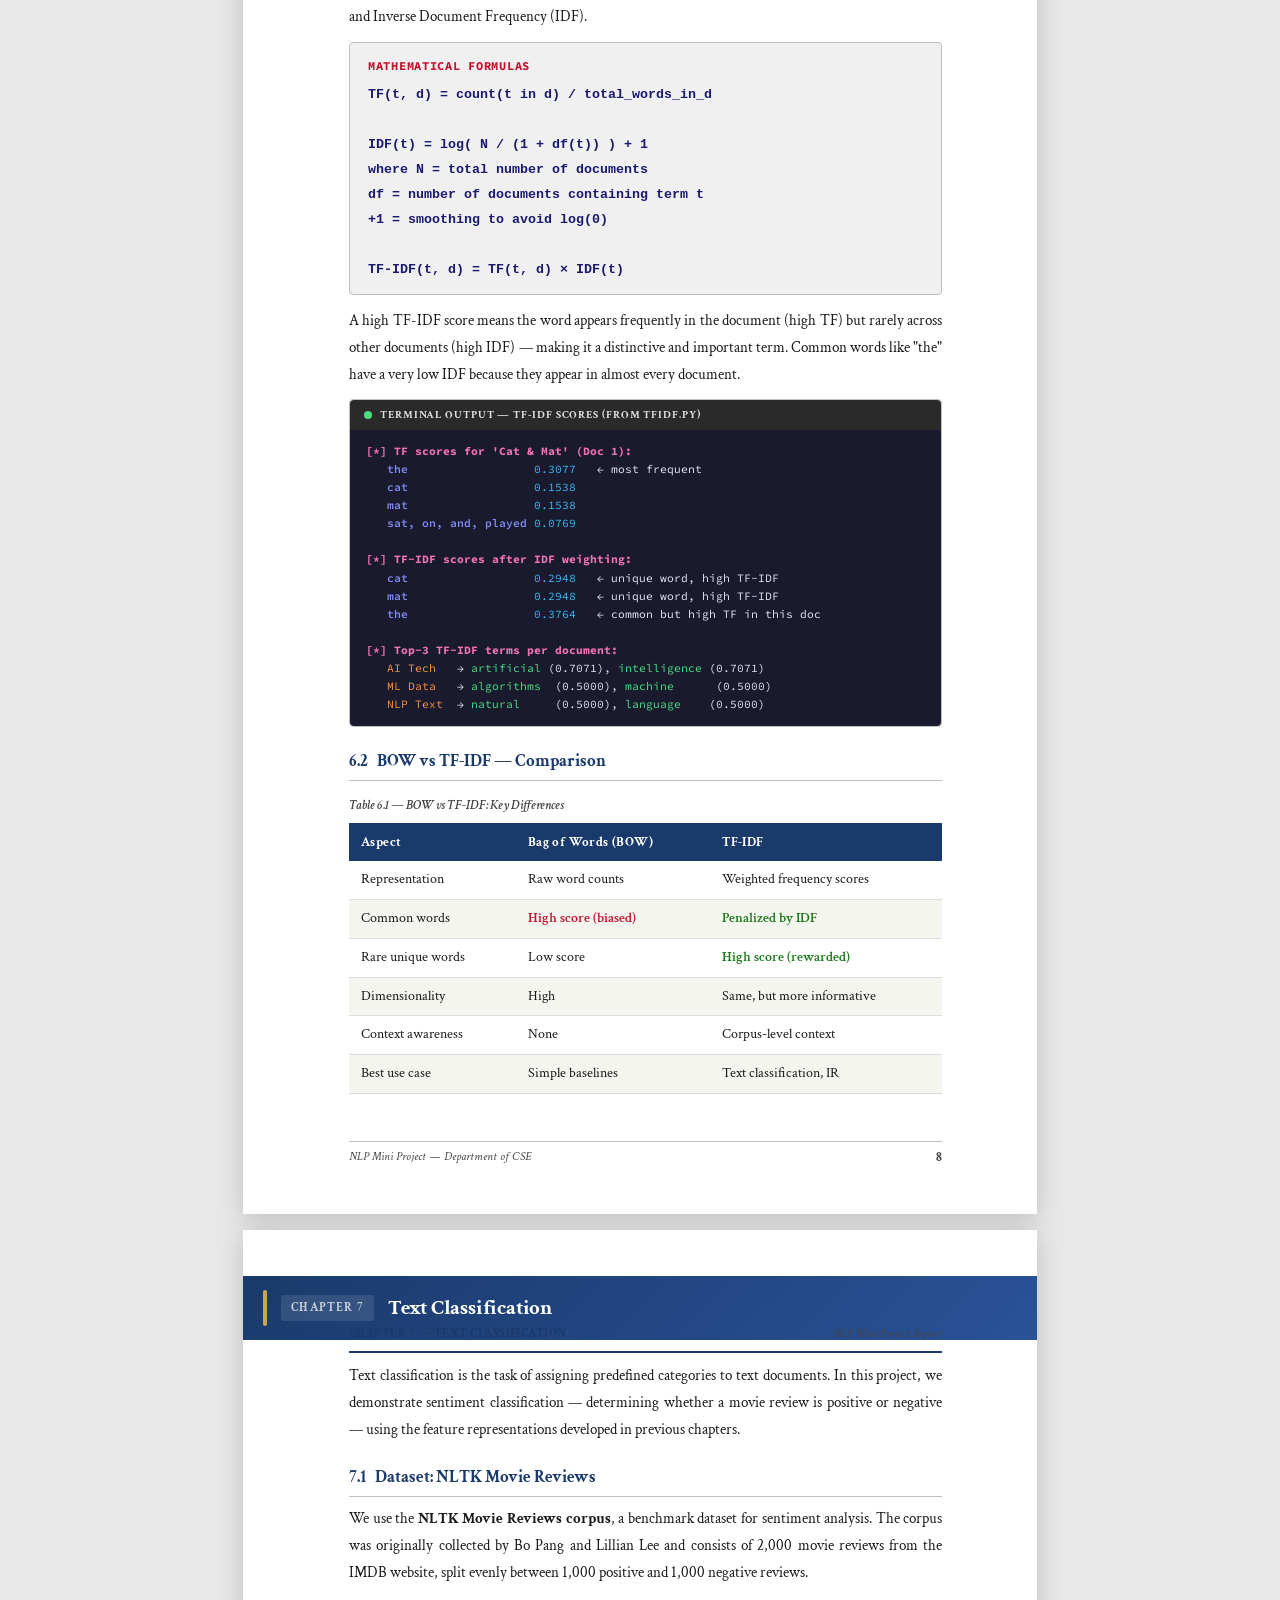
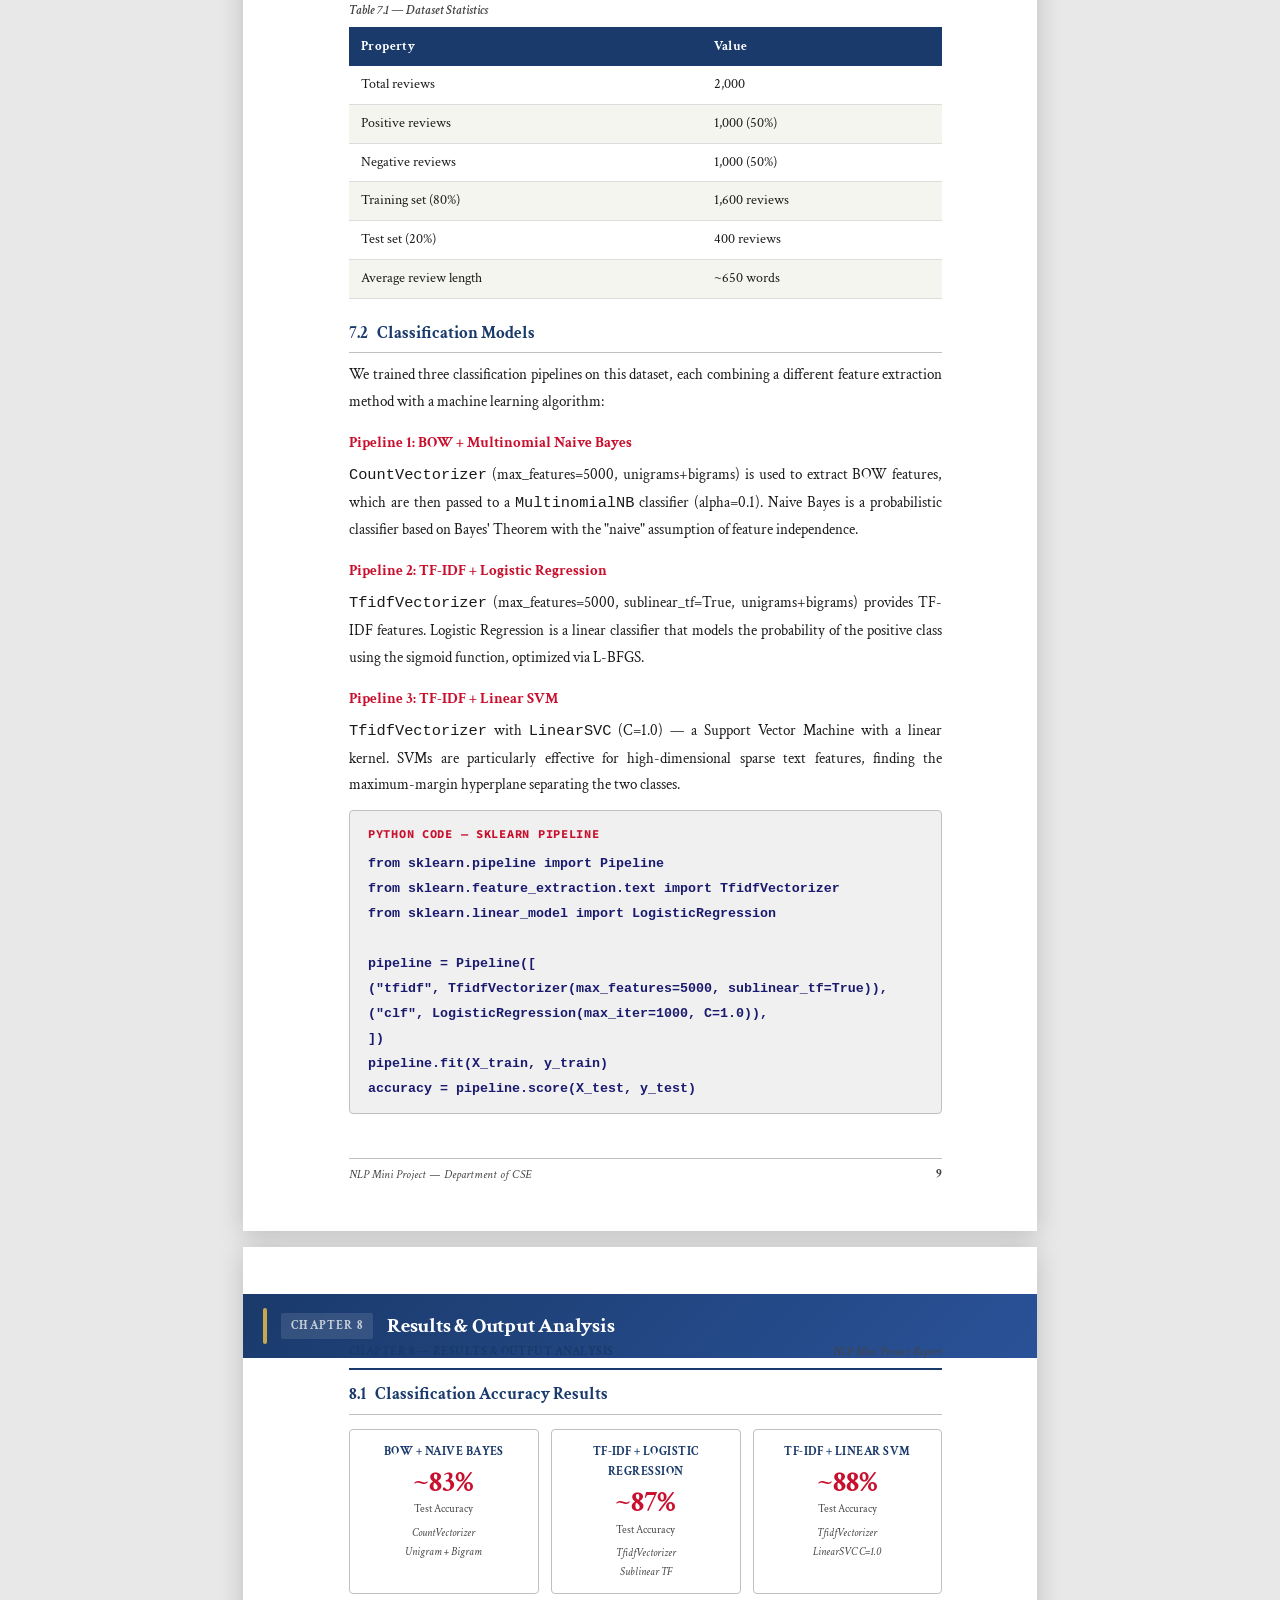
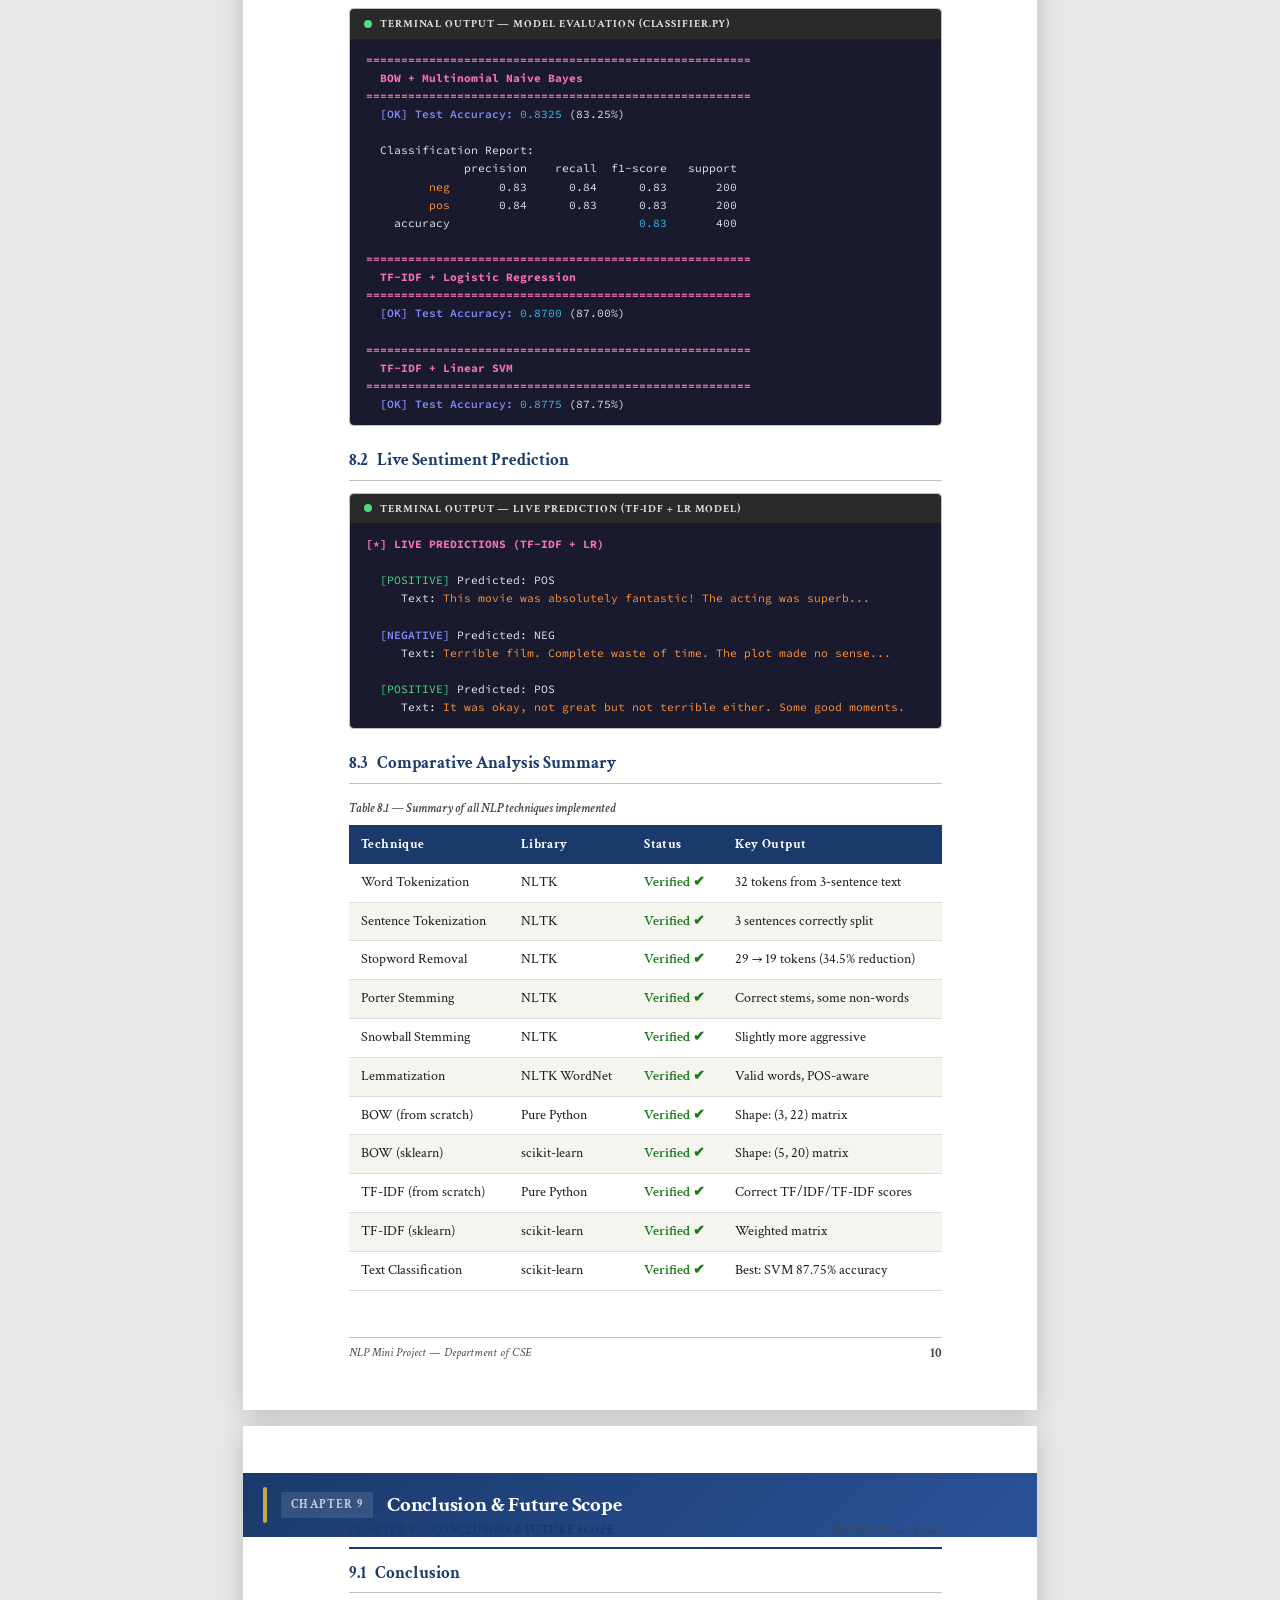
<file: NLP_Project_Report.html>
<!DOCTYPE html>
<html lang="en">
<head>
  <meta charset="UTF-8" />
  <meta name="viewport" content="width=device-width, initial-scale=1.0" />
  <title>NLP Mini Project Report</title>
  <meta name="description" content="NLP Mini Project Report covering Tokenization, Stemming, Lemmatization, BOW and TF-IDF" />
  <link rel="preconnect" href="https://fonts.googleapis.com" />
  <link href="https://fonts.googleapis.com/css2?family=Times+New+Roman:ital,wght@0,400;0,700;1,400&family=Georgia&family=Crimson+Text:ital,wght@0,400;0,600;0,700;1,400&family=Source+Code+Pro:wght@400;600&display=swap" rel="stylesheet" />
  <style>
    /* ===== GLOBAL RESET & BASE ===================================== */
    *, *::before, *::after { box-sizing: border-box; margin: 0; padding: 0; }

    :root {
      --primary:   #1a3a6b;
      --accent:    #c8102e;
      --gold:      #c9a84c;
      --text:      #1a1a1a;
      --light-text:#444;
      --border:    #c0c0c0;
      --light-bg:  #f5f5f0;
      --code-bg:   #f0f0f0;
    }

    body {
      font-family: 'Crimson Text', Georgia, serif;
      font-size: 12pt;
      color: var(--text);
      background: #e8e8e8;
      line-height: 1.7;
    }

    /* ===== PAGE SIMULATION ========================================= */
    .page {
      width: 210mm;
      min-height: 297mm;
      background: white;
      margin: 16px auto;
      padding: 25mm 25mm 28mm 28mm;
      box-shadow: 0 4px 24px rgba(0,0,0,0.18);
      position: relative;
      page-break-after: always;
    }

    /* ===== PAGE NUMBER FOOTER ====================================== */
    .page-footer {
      position: absolute;
      bottom: 12mm;
      left: 28mm;
      right: 25mm;
      display: flex;
      justify-content: space-between;
      align-items: center;
      font-size: 9pt;
      color: var(--light-text);
      border-top: 1px solid var(--border);
      padding-top: 4px;
    }

    .page-footer .footer-title {
      font-style: italic;
    }

    .page-footer .page-num {
      font-weight: 700;
      font-size: 10pt;
    }

    /* ===== PAGE HEADER (for inner pages) =========================== */
    .page-header {
      border-bottom: 2px solid var(--primary);
      padding-bottom: 6px;
      margin-bottom: 18px;
      display: flex;
      justify-content: space-between;
      align-items: baseline;
    }

    .page-header span {
      font-size: 9pt;
      color: var(--light-text);
      font-style: italic;
    }

    .page-header strong {
      font-size: 9pt;
      color: var(--primary);
      font-weight: 700;
      letter-spacing: 0.04em;
      text-transform: uppercase;
    }

    /* ===== PAGE 1: TITLE PAGE ====================================== */
    .title-page {
      display: flex;
      flex-direction: column;
      align-items: center;
      justify-content: space-between;
      text-align: center;
      min-height: 247mm;
    }

    .univ-header {
      width: 100%;
      border-bottom: 3px double var(--primary);
      padding-bottom: 14px;
      margin-bottom: 0;
    }

    .univ-logo-row {
      display: flex;
      align-items: center;
      justify-content: center;
      gap: 18px;
      margin-bottom: 10px;
    }

    .univ-crest {
      width: 72px;
      height: 72px;
    }

    .univ-name {
      font-size: 17pt;
      font-weight: 700;
      color: var(--primary);
      line-height: 1.2;
      text-align: left;
    }

    .univ-sub {
      font-size: 10pt;
      color: var(--light-text);
      font-style: italic;
      text-align: left;
      margin-top: 2px;
    }

    .dept-name {
      font-size: 11pt;
      color: var(--accent);
      font-weight: 600;
      margin-top: 6px;
      letter-spacing: 0.03em;
      text-transform: uppercase;
    }

    .title-body {
      flex: 1;
      display: flex;
      flex-direction: column;
      align-items: center;
      justify-content: center;
      padding: 20px 0;
      gap: 12px;
    }

    .report-label {
      font-size: 11pt;
      font-weight: 600;
      color: var(--light-text);
      letter-spacing: 0.12em;
      text-transform: uppercase;
      border: 2px solid var(--border);
      padding: 5px 24px;
      border-radius: 2px;
    }

    .report-title {
      font-size: 26pt;
      font-weight: 700;
      color: var(--primary);
      line-height: 1.2;
      margin: 12px 0 4px;
    }

    .title-rule {
      width: 80px;
      height: 3px;
      background: linear-gradient(90deg, var(--primary), var(--accent));
      border: none;
      margin: 8px auto;
    }

    .report-subtitle {
      font-size: 13pt;
      color: var(--light-text);
      font-style: italic;
      line-height: 1.5;
    }

    .tech-chips {
      display: flex;
      flex-wrap: wrap;
      gap: 8px;
      justify-content: center;
      margin-top: 8px;
    }

    .tech-chip {
      font-size: 9pt;
      font-weight: 600;
      padding: 4px 14px;
      border-radius: 2px;
      border: 1.5px solid var(--primary);
      color: var(--primary);
      letter-spacing: 0.05em;
      text-transform: uppercase;
    }

    .student-box {
      width: 100%;
      border: 1.5px solid var(--border);
      border-radius: 4px;
      padding: 16px 24px;
      background: var(--light-bg);
      margin-top: 10px;
    }

    .student-box h3 {
      font-size: 10pt;
      text-transform: uppercase;
      letter-spacing: 0.1em;
      color: var(--light-text);
      margin-bottom: 10px;
      border-bottom: 1px solid var(--border);
      padding-bottom: 6px;
    }

    .student-grid {
      display: grid;
      grid-template-columns: 1fr 1fr;
      gap: 8px 24px;
      text-align: left;
    }

    .student-field label {
      font-size: 8.5pt;
      text-transform: uppercase;
      color: var(--light-text);
      letter-spacing: 0.06em;
      display: block;
      margin-bottom: 1px;
    }

    .student-field span {
      font-size: 11pt;
      font-weight: 600;
      color: var(--text);
    }

    .submission-box {
      width: 100%;
      border-top: 2px solid var(--primary);
      padding-top: 12px;
      font-size: 10pt;
      color: var(--light-text);
      text-align: center;
    }

    .submission-box strong { color: var(--primary); }

    /* ===== PAGE 2: TABLE OF CONTENTS ============================== */
    .toc-title {
      font-size: 18pt;
      font-weight: 700;
      color: var(--primary);
      text-align: center;
      margin-bottom: 6px;
      letter-spacing: 0.04em;
    }

    .toc-divider {
      width: 60px;
      height: 3px;
      background: linear-gradient(90deg, var(--primary), var(--accent));
      border: none;
      margin: 0 auto 24px;
    }

    .toc-list {
      list-style: none;
    }

    .toc-item {
      display: flex;
      align-items: baseline;
      margin-bottom: 10px;
      font-size: 11pt;
    }

    .toc-item.toc-chapter {
      font-size: 12pt;
      font-weight: 700;
      color: var(--primary);
      margin-top: 14px;
      margin-bottom: 6px;
    }

    .toc-item.toc-sub {
      font-size: 10.5pt;
      padding-left: 24px;
      color: var(--light-text);
    }

    .toc-item .toc-num {
      min-width: 40px;
      font-weight: 700;
    }

    .toc-item .toc-text {
      flex: 1;
    }

    .toc-dots {
      flex: 1;
      border-bottom: 1.5px dotted var(--border);
      margin: 0 8px 4px;
    }

    .toc-pg {
      font-weight: 700;
      color: var(--primary);
      min-width: 28px;
      text-align: right;
    }

    /* ===== CHAPTER HEADINGS ======================================== */
    .chapter-header {
      background: linear-gradient(135deg, var(--primary) 0%, #2a5298 100%);
      color: white;
      padding: 14px 20px;
      margin: -25mm -25mm 22px -28mm;
      display: flex;
      align-items: center;
      gap: 14px;
    }

    .chapter-num {
      font-size: 9pt;
      font-weight: 700;
      letter-spacing: 0.1em;
      text-transform: uppercase;
      opacity: 0.75;
      background: rgba(255,255,255,0.15);
      padding: 3px 10px;
      border-radius: 2px;
    }

    .chapter-title {
      font-size: 16pt;
      font-weight: 700;
      letter-spacing: -0.01em;
    }

    .chapter-accent {
      width: 4px;
      height: 36px;
      background: var(--gold);
      border-radius: 2px;
    }

    /* ===== SECTION HEADINGS ======================================= */
    h2.section-h {
      font-size: 13pt;
      font-weight: 700;
      color: var(--primary);
      margin: 20px 0 8px;
      padding-bottom: 4px;
      border-bottom: 1.5px solid var(--border);
    }

    h3.subsec-h {
      font-size: 11.5pt;
      font-weight: 700;
      color: var(--accent);
      margin: 14px 0 6px;
    }

    /* ===== BODY TEXT ============================================== */
    p.body-text {
      text-align: justify;
      hyphens: auto;
      margin-bottom: 10px;
      font-size: 11.5pt;
      line-height: 1.75;
    }

    p.body-text + p.body-text {
      text-indent: 1.5em;
    }

    /* ===== CALLOUT / DEFINITION BOX =============================== */
    .def-box {
      border-left: 4px solid var(--primary);
      background: var(--light-bg);
      padding: 10px 16px;
      margin: 12px 0;
      border-radius: 0 4px 4px 0;
    }

    .def-box .def-term {
      font-size: 10pt;
      font-weight: 700;
      color: var(--primary);
      text-transform: uppercase;
      letter-spacing: 0.07em;
      margin-bottom: 4px;
    }

    .def-box p {
      font-size: 11pt;
      font-style: italic;
      color: var(--light-text);
    }

    /* ===== CODE / FORMULA BOX ===================================== */
    .formula-box {
      background: var(--code-bg);
      border: 1px solid var(--border);
      border-radius: 4px;
      padding: 12px 18px;
      margin: 12px 0;
      font-family: 'Source Code Pro', 'Courier New', monospace;
      font-size: 10pt;
      line-height: 1.8;
    }

    .formula-box .formula-label {
      font-size: 9pt;
      font-weight: 700;
      color: var(--accent);
      text-transform: uppercase;
      letter-spacing: 0.06em;
      margin-bottom: 6px;
    }

    .formula-box code {
      color: #1a1a6e;
      font-weight: 600;
    }

    /* ===== COMPARISON TABLE ======================================= */
    .report-table {
      width: 100%;
      border-collapse: collapse;
      margin: 14px 0;
      font-size: 10.5pt;
    }

    .report-table caption {
      font-size: 9.5pt;
      font-style: italic;
      color: var(--light-text);
      margin-bottom: 6px;
      text-align: left;
      font-weight: 600;
    }

    .report-table th {
      background: var(--primary);
      color: white;
      padding: 8px 12px;
      text-align: left;
      font-weight: 700;
      font-size: 10pt;
      letter-spacing: 0.03em;
    }

    .report-table td {
      padding: 7px 12px;
      border-bottom: 1px solid #ddd;
      vertical-align: top;
    }

    .report-table tbody tr:nth-child(even) {
      background: var(--light-bg);
    }

    .report-table tbody tr:hover {
      background: #e8eef8;
    }

    .td-code {
      font-family: 'Source Code Pro', monospace;
      font-size: 9.5pt;
      color: #1a1a6e;
    }

    .td-green { color: #1a7a1a; font-weight: 600; }
    .td-red   { color: #c8102e; font-weight: 600; }

    /* ===== OUTPUT BOX ============================================= */
    .output-box {
      border: 1.5px solid var(--border);
      border-radius: 4px;
      margin: 12px 0;
    }

    .output-box .output-label {
      background: #2a2a2a;
      color: #e0e0e0;
      font-size: 8.5pt;
      font-weight: 700;
      padding: 5px 14px;
      letter-spacing: 0.08em;
      text-transform: uppercase;
      border-radius: 4px 4px 0 0;
      display: flex;
      align-items: center;
      gap: 8px;
    }

    .output-box .output-label::before {
      content: '';
      display: inline-block;
      width: 8px; height: 8px;
      border-radius: 50%;
      background: #4ade80;
    }

    .output-box pre {
      background: #1a1a2e;
      color: #e2e8f0;
      font-family: 'Source Code Pro', monospace;
      font-size: 8.5pt;
      line-height: 1.6;
      padding: 12px 16px;
      border-radius: 0 0 4px 4px;
      overflow: hidden;
    }

    .out-key   { color: #818cf8; font-weight: 600; }
    .out-val   { color: #4ade80; }
    .out-str   { color: #fb923c; }
    .out-num   { color: #38bdf8; }
    .out-head  { color: #f472b6; font-weight: 700; }

    /* ===== HIGHLIGHT BOX ========================================= */
    .highlight-box {
      border: 2px solid var(--gold);
      background: #fffbf0;
      border-radius: 4px;
      padding: 12px 16px;
      margin: 12px 0;
    }

    .highlight-box .hl-title {
      font-size: 10pt;
      font-weight: 700;
      color: #7a6000;
      margin-bottom: 6px;
    }

    .highlight-box ul {
      padding-left: 18px;
      font-size: 11pt;
    }

    .highlight-box li {
      margin-bottom: 4px;
    }

    /* ===== FIGURE ================================================= */
    .figure {
      text-align: center;
      margin: 16px 0;
    }

    .figure-caption {
      font-size: 9.5pt;
      font-style: italic;
      color: var(--light-text);
      margin-top: 6px;
    }

    .diagram-box {
      border: 1.5px solid var(--border);
      border-radius: 6px;
      padding: 18px;
      background: var(--light-bg);
      display: inline-block;
      width: 100%;
    }

    .pipeline-flow {
      display: flex;
      align-items: center;
      justify-content: center;
      gap: 0;
      flex-wrap: wrap;
    }

    .pipeline-step {
      background: var(--primary);
      color: white;
      font-size: 9pt;
      font-weight: 700;
      padding: 8px 14px;
      border-radius: 4px;
      text-align: center;
      min-width: 90px;
    }

    .pipeline-arrow {
      font-size: 18pt;
      color: var(--primary);
      padding: 0 4px;
    }

    /* ===== RESULTS CARDS ========================================= */
    .results-grid {
      display: grid;
      grid-template-columns: repeat(3, 1fr);
      gap: 12px;
      margin: 14px 0;
    }

    .result-card {
      border: 1.5px solid var(--border);
      border-radius: 4px;
      padding: 12px;
      text-align: center;
    }

    .result-card .model-name {
      font-size: 9pt;
      font-weight: 700;
      color: var(--primary);
      text-transform: uppercase;
      letter-spacing: 0.04em;
      margin-bottom: 6px;
    }

    .result-card .accuracy {
      font-size: 22pt;
      font-weight: 700;
      color: var(--accent);
      line-height: 1;
    }

    .result-card .acc-label {
      font-size: 8.5pt;
      color: var(--light-text);
      margin-top: 2px;
    }

    .result-card .features {
      font-size: 8.5pt;
      color: var(--light-text);
      font-style: italic;
      margin-top: 4px;
    }

    /* ===== PRINT STYLES ========================================== */
    @media print {
      body { background: white; font-size: 11pt; }
      .page {
        box-shadow: none;
        margin: 0;
        width: 100%;
        padding: 20mm 20mm 24mm 24mm;
        min-height: 0;
        page-break-after: always;
      }
      .chapter-header {
        margin: -20mm -20mm 20px -24mm;
      }
      .page-footer { bottom: 8mm; }
    }

    @page {
      size: A4;
      margin: 0;
    }
  </style>
</head>
<body>

<!-- ================================================================
     PAGE 1: TITLE PAGE
     ================================================================ -->
<div class="page" id="page-1">
  <div class="title-page">

    <!-- University Header -->
    <div class="univ-header">
      <div class="univ-logo-row">
        <!-- University Crest SVG -->
        <svg class="univ-crest" viewBox="0 0 100 100" fill="none" xmlns="http://www.w3.org/2000/svg">
          <circle cx="50" cy="50" r="48" stroke="#1a3a6b" stroke-width="3" fill="#f5f5f0"/>
          <path d="M50 12 L50 88" stroke="#1a3a6b" stroke-width="1.5" stroke-dasharray="3,3"/>
          <path d="M12 50 L88 50" stroke="#1a3a6b" stroke-width="1.5" stroke-dasharray="3,3"/>
          <polygon points="50,16 60,36 82,36 65,50 72,72 50,59 28,72 35,50 18,36 40,36" fill="#c9a84c" opacity="0.85"/>
          <text x="50" y="92" text-anchor="middle" font-size="7" font-weight="700" fill="#1a3a6b" font-family="serif" letter-spacing="1">KNOWLEDGE</text>
        </svg>
        <div>
          <div class="univ-name">ABC University of Technology</div>
          <div class="univ-sub">Established 2001 — Accredited by UGC, NAAC Grade A+</div>
          <div class="dept-name">Department of Computer Science & Engineering</div>
        </div>
      </div>
    </div>

    <!-- Title Body -->
    <div class="title-body">
      <div class="report-label">Mini Project Report</div>

      <div class="report-title">Natural Language<br/>Processing (NLP)<br/>Mini Project</div>

      <hr class="title-rule" />

      <div class="report-subtitle">
        A Comprehensive Study of Text Preprocessing and<br/>
        Feature Extraction Techniques in NLP
      </div>

      <div class="tech-chips">
        <span class="tech-chip">Tokenization</span>
        <span class="tech-chip">Stemming</span>
        <span class="tech-chip">Lemmatization</span>
        <span class="tech-chip">Bag of Words</span>
        <span class="tech-chip">TF-IDF</span>
        <span class="tech-chip">Text Classification</span>
      </div>
    </div>

    <!-- Student Details -->
    <div class="student-box">
      <h3>Submitted By</h3>
      <div class="student-grid">
        <div class="student-field">
          <label>Student Name</label>
          <span>__________________________</span>
        </div>
        <div class="student-field">
          <label>Roll Number</label>
          <span>__________________________</span>
        </div>
        <div class="student-field">
          <label>Programme</label>
          <span>B.Tech – Computer Science</span>
        </div>
        <div class="student-field">
          <label>Semester</label>
          <span>__________________________</span>
        </div>
        <div class="student-field">
          <label>Subject</label>
          <span>Natural Language Processing</span>
        </div>
        <div class="student-field">
          <label>Subject Code</label>
          <span>CS-NLP-401</span>
        </div>
      </div>
    </div>

    <!-- Submission Info -->
    <div class="submission-box">
      <strong>Submitted To:</strong> Prof. __________________________
      &nbsp;&nbsp;|&nbsp;&nbsp;
      <strong>Session:</strong> 2025–2026
      &nbsp;&nbsp;|&nbsp;&nbsp;
      <strong>Date:</strong> October 2026
    </div>

  </div>
  <!-- No footer on title page -->
</div>


<!-- ================================================================
     PAGE 2: TABLE OF CONTENTS
     ================================================================ -->
<div class="page" id="page-2">
  <div class="page-header">
    <strong>NLP Mini Project Report</strong>
    <span>Department of Computer Science & Engineering</span>
  </div>

  <div class="toc-title">Table of Contents</div>
  <hr class="toc-divider" />

  <ul class="toc-list">
    <li class="toc-item">
      <span class="toc-num">—</span>
      <span class="toc-text">Declaration &amp; Certificate</span>
      <span class="toc-dots"></span>
      <span class="toc-pg">i</span>
    </li>

    <li class="toc-item toc-chapter">
      <span class="toc-num">1.</span>
      <span class="toc-text">Introduction &amp; Objectives</span>
      <span class="toc-dots"></span>
      <span class="toc-pg">3</span>
    </li>
    <li class="toc-item toc-sub">
      <span class="toc-num">1.1</span>
      <span class="toc-text">What is Natural Language Processing?</span>
      <span class="toc-dots"></span>
      <span class="toc-pg">3</span>
    </li>
    <li class="toc-item toc-sub">
      <span class="toc-num">1.2</span>
      <span class="toc-text">Project Objectives</span>
      <span class="toc-dots"></span>
      <span class="toc-pg">3</span>
    </li>
    <li class="toc-item toc-sub">
      <span class="toc-num">1.3</span>
      <span class="toc-text">Technologies Used</span>
      <span class="toc-dots"></span>
      <span class="toc-pg">3</span>
    </li>

    <li class="toc-item toc-chapter">
      <span class="toc-num">2.</span>
      <span class="toc-text">Tokenization</span>
      <span class="toc-dots"></span>
      <span class="toc-pg">4</span>
    </li>
    <li class="toc-item toc-sub">
      <span class="toc-num">2.1</span>
      <span class="toc-text">Word Tokenization</span>
      <span class="toc-dots"></span>
      <span class="toc-pg">4</span>
    </li>
    <li class="toc-item toc-sub">
      <span class="toc-num">2.2</span>
      <span class="toc-text">Sentence Tokenization</span>
      <span class="toc-dots"></span>
      <span class="toc-pg">4</span>
    </li>
    <li class="toc-item toc-sub">
      <span class="toc-num">2.3</span>
      <span class="toc-text">Stopword Removal</span>
      <span class="toc-dots"></span>
      <span class="toc-pg">4</span>
    </li>

    <li class="toc-item toc-chapter">
      <span class="toc-num">3.</span>
      <span class="toc-text">Stemming</span>
      <span class="toc-dots"></span>
      <span class="toc-pg">5</span>
    </li>
    <li class="toc-item toc-sub">
      <span class="toc-num">3.1</span>
      <span class="toc-text">Porter Stemmer</span>
      <span class="toc-dots"></span>
      <span class="toc-pg">5</span>
    </li>
    <li class="toc-item toc-sub">
      <span class="toc-num">3.2</span>
      <span class="toc-text">Snowball Stemmer</span>
      <span class="toc-dots"></span>
      <span class="toc-pg">5</span>
    </li>

    <li class="toc-item toc-chapter">
      <span class="toc-num">4.</span>
      <span class="toc-text">Lemmatization</span>
      <span class="toc-dots"></span>
      <span class="toc-pg">6</span>
    </li>
    <li class="toc-item toc-sub">
      <span class="toc-num">4.1</span>
      <span class="toc-text">WordNet Lemmatizer</span>
      <span class="toc-dots"></span>
      <span class="toc-pg">6</span>
    </li>
    <li class="toc-item toc-sub">
      <span class="toc-num">4.2</span>
      <span class="toc-text">Stemming vs Lemmatization — Comparison</span>
      <span class="toc-dots"></span>
      <span class="toc-pg">6</span>
    </li>

    <li class="toc-item toc-chapter">
      <span class="toc-num">5.</span>
      <span class="toc-text">Bag of Words (BOW)</span>
      <span class="toc-dots"></span>
      <span class="toc-pg">7</span>
    </li>
    <li class="toc-item toc-sub">
      <span class="toc-num">5.1</span>
      <span class="toc-text">Manual Implementation from Scratch</span>
      <span class="toc-dots"></span>
      <span class="toc-pg">7</span>
    </li>
    <li class="toc-item toc-sub">
      <span class="toc-num">5.2</span>
      <span class="toc-text">Document-Term Matrix using sklearn</span>
      <span class="toc-dots"></span>
      <span class="toc-pg">7</span>
    </li>

    <li class="toc-item toc-chapter">
      <span class="toc-num">6.</span>
      <span class="toc-text">TF-IDF (Term Frequency – Inverse Document Frequency)</span>
      <span class="toc-dots"></span>
      <span class="toc-pg">8</span>
    </li>
    <li class="toc-item toc-sub">
      <span class="toc-num">6.1</span>
      <span class="toc-text">Mathematical Formulation</span>
      <span class="toc-dots"></span>
      <span class="toc-pg">8</span>
    </li>
    <li class="toc-item toc-sub">
      <span class="toc-num">6.2</span>
      <span class="toc-text">BOW vs TF-IDF — Comparison</span>
      <span class="toc-dots"></span>
      <span class="toc-pg">8</span>
    </li>

    <li class="toc-item toc-chapter">
      <span class="toc-num">7.</span>
      <span class="toc-text">Text Classification</span>
      <span class="toc-dots"></span>
      <span class="toc-pg">9</span>
    </li>
    <li class="toc-item toc-sub">
      <span class="toc-num">7.1</span>
      <span class="toc-text">Dataset: NLTK Movie Reviews</span>
      <span class="toc-dots"></span>
      <span class="toc-pg">9</span>
    </li>
    <li class="toc-item toc-sub">
      <span class="toc-num">7.2</span>
      <span class="toc-text">Classification Models</span>
      <span class="toc-dots"></span>
      <span class="toc-pg">9</span>
    </li>

    <li class="toc-item toc-chapter">
      <span class="toc-num">8.</span>
      <span class="toc-text">Results &amp; Output Analysis</span>
      <span class="toc-dots"></span>
      <span class="toc-pg">10</span>
    </li>

    <li class="toc-item toc-chapter">
      <span class="toc-num">9.</span>
      <span class="toc-text">Conclusion &amp; Future Scope</span>
      <span class="toc-dots"></span>
      <span class="toc-pg">11</span>
    </li>

    <li class="toc-item toc-chapter">
      <span class="toc-num">10.</span>
      <span class="toc-text">References</span>
      <span class="toc-dots"></span>
      <span class="toc-pg">12</span>
    </li>
  </ul>

  <div class="page-footer">
    <span class="footer-title">NLP Mini Project — Department of CSE</span>
    <span class="page-num">i</span>
  </div>
</div>


<!-- ================================================================
     PAGE 3: INTRODUCTION & OBJECTIVES
     ================================================================ -->
<div class="page" id="page-3">
  <div class="page-header">
    <strong>Chapter 1 — Introduction &amp; Objectives</strong>
    <span>NLP Mini Project Report</span>
  </div>

  <div class="chapter-header">
    <div class="chapter-accent"></div>
    <div class="chapter-num">Chapter 1</div>
    <div class="chapter-title">Introduction &amp; Objectives</div>
  </div>

  <h2 class="section-h">1.1 &nbsp; What is Natural Language Processing?</h2>

  <p class="body-text">
    Natural Language Processing (NLP) is a branch of Artificial Intelligence (AI) that focuses on the interaction between computers and human (natural) language. It enables machines to read, understand, interpret, and generate text in a meaningful and contextually accurate way. NLP sits at the intersection of computer science, linguistics, and statistics.
  </p>
  <p class="body-text">
    The core challenge in NLP is that human language is inherently ambiguous, context-dependent, and ever-evolving. Words carry different meanings depending on context, grammar, and intent. NLP techniques provide a structured pipeline to convert raw unstructured text into machine-readable numerical representations suitable for downstream tasks such as classification, translation, sentiment analysis, and question answering.
  </p>

  <div class="figure">
    <div class="diagram-box">
      <div class="pipeline-flow">
        <div class="pipeline-step">Raw Text</div>
        <div class="pipeline-arrow">→</div>
        <div class="pipeline-step">Tokenization</div>
        <div class="pipeline-arrow">→</div>
        <div class="pipeline-step">Normalization<br/><small>(Stem/Lemma)</small></div>
        <div class="pipeline-arrow">→</div>
        <div class="pipeline-step">Feature<br/>Extraction</div>
        <div class="pipeline-arrow">→</div>
        <div class="pipeline-step">ML Model</div>
        <div class="pipeline-arrow">→</div>
        <div class="pipeline-step">Output</div>
      </div>
    </div>
    <div class="figure-caption">Figure 1.1 — A typical NLP processing pipeline</div>
  </div>

  <h2 class="section-h">1.2 &nbsp; Project Objectives</h2>

  <p class="body-text">The primary objectives of this mini project are:</p>
  <div class="highlight-box">
    <div class="hl-title">Project Goals</div>
    <ul>
      <li>To implement and demonstrate <strong>Word Tokenization</strong> and <strong>Sentence Tokenization</strong> using the NLTK library.</li>
      <li>To apply <strong>Stemming</strong> using two algorithms — Porter Stemmer and Snowball Stemmer — and compare their outputs.</li>
      <li>To implement <strong>Lemmatization</strong> using the WordNet Lemmatizer with POS-tag awareness and compare it with stemming.</li>
      <li>To build a <strong>Bag of Words (BOW)</strong> model both from scratch and using scikit-learn's <code>CountVectorizer</code>.</li>
      <li>To implement <strong>TF-IDF</strong> from scratch using the mathematical formula and compare it with scikit-learn's <code>TfidfVectorizer</code>.</li>
      <li>To perform <strong>Text Classification</strong> on the NLTK Movie Reviews dataset using BOW and TF-IDF features with Naive Bayes, Logistic Regression, and SVM classifiers.</li>
      <li>To build an <strong>interactive web dashboard</strong> that demonstrates all techniques in real time.</li>
    </ul>
  </div>

  <h2 class="section-h">1.3 &nbsp; Technologies Used</h2>
  <table class="report-table">
    <caption>Table 1.1 — Tools and libraries used in this project</caption>
    <thead>
      <tr><th>Tool / Library</th><th>Version</th><th>Purpose</th></tr>
    </thead>
    <tbody>
      <tr><td>Python</td><td>3.14+</td><td>Primary programming language</td></tr>
      <tr><td>NLTK</td><td>3.10.4</td><td>Tokenization, Stemming, Lemmatization, Corpus</td></tr>
      <tr><td>scikit-learn</td><td>1.9.1</td><td>CountVectorizer, TfidfVectorizer, Classifiers</td></tr>
      <tr><td>NumPy</td><td>2.4.4</td><td>Numerical array operations</td></tr>
      <tr><td>Pandas</td><td>3.0.2</td><td>DataFrame operations and tabular display</td></tr>
      <tr><td>Matplotlib / Seaborn</td><td>3.11.2 / 0.13.2</td><td>Data visualization</td></tr>
      <tr><td>HTML / CSS / JavaScript</td><td>—</td><td>Interactive web dashboard</td></tr>
    </tbody>
  </table>

  <div class="page-footer">
    <span class="footer-title">NLP Mini Project — Department of CSE</span>
    <span class="page-num">3</span>
  </div>
</div>


<!-- ================================================================
     PAGE 4: TOKENIZATION
     ================================================================ -->
<div class="page" id="page-4">
  <div class="page-header">
    <strong>Chapter 2 — Tokenization</strong>
    <span>NLP Mini Project Report</span>
  </div>

  <div class="chapter-header">
    <div class="chapter-accent"></div>
    <div class="chapter-num">Chapter 2</div>
    <div class="chapter-title">Tokenization</div>
  </div>

  <div class="def-box">
    <div class="def-term">Definition</div>
    <p>Tokenization is the process of splitting a string of text into a list of tokens (words, sentences, or subwords). It is the <em>first and most fundamental</em> step in any NLP pipeline.</p>
  </div>

  <h2 class="section-h">2.1 &nbsp; Word Tokenization</h2>
  <p class="body-text">
    Word tokenization splits a text into individual words and punctuation marks. NLTK's <code>word_tokenize()</code> function uses the Penn Treebank tokenizer, which handles contractions (e.g., "don't" → ["do", "n't"]), punctuation, and abbreviations intelligently.
  </p>

  <div class="formula-box">
    <div class="formula-label">Python Code</div>
    <code>from nltk.tokenize import word_tokenize<br/>
tokens = word_tokenize("The running dogs are happily playing.")<br/>
# Output: ['The', 'running', 'dogs', 'are', 'happily', 'playing', '.']</code>
  </div>

  <div class="output-box">
    <div class="output-label">Terminal Output — Word Tokenization (32 tokens)</div>
    <pre><span class="out-head">[*] Word Tokenization (32 tokens):</span>
   <span class="out-str">['Natural', 'language', 'processing', 'is', 'an', 'exciting', 'field',
    'of', 'artificial', 'intelligence', '.', 'Machines', 'are', 'learning',
    'to', 'understand', 'and', 'generate', 'human', 'languages', '.', 'The',
    'running', 'dogs', 'were', 'happily', 'playing', 'in', 'the', 'beautiful',
    'gardens', '.']</span></pre>
  </div>

  <h2 class="section-h">2.2 &nbsp; Sentence Tokenization</h2>
  <p class="body-text">
    Sentence tokenization (or sentence boundary detection) splits a paragraph into individual sentences using NLTK's <code>sent_tokenize()</code>, which uses a Punkt model trained on unsupervised data. It correctly handles abbreviations and special cases.
  </p>

  <div class="output-box">
    <div class="output-label">Terminal Output — Sentence Tokenization (3 sentences)</div>
    <pre><span class="out-head">[*] Sentence Tokenization (3 sentences):</span>
   <span class="out-num">1.</span> <span class="out-str">Natural language processing is an exciting field of artificial intelligence.</span>
   <span class="out-num">2.</span> <span class="out-str">Machines are learning to understand and generate human languages.</span>
   <span class="out-num">3.</span> <span class="out-str">The running dogs were happily playing in the beautiful gardens.</span></pre>
  </div>

  <h2 class="section-h">2.3 &nbsp; Stopword Removal</h2>
  <p class="body-text">
    After tokenization, stopwords — extremely common words such as "the", "is", "and", "a" — are removed. These words carry little semantic information and can degrade model performance if included in feature vectors. NLTK provides a list of 179 English stopwords via <code>nltk.corpus.stopwords</code>.
  </p>

  <table class="report-table">
    <caption>Table 2.1 — Effect of Stopword Removal on Token Count</caption>
    <thead>
      <tr><th>Text</th><th>Before Cleaning</th><th>After Cleaning</th><th>Reduction</th></tr>
    </thead>
    <tbody>
      <tr>
        <td>Sample 3-sentence text</td>
        <td>29 words</td>
        <td>19 words</td>
        <td class="td-green">34.5%</td>
      </tr>
    </tbody>
  </table>

  <div class="output-box">
    <div class="output-label">Terminal Output — Clean Tokens (19 tokens after removing stopwords)</div>
    <pre><span class="out-head">[*] After Cleaning (stopwords + punct removed) -- 19 tokens:</span>
   <span class="out-str">['natural', 'language', 'processing', 'exciting', 'field', 'artificial',
    'intelligence', 'machines', 'learning', 'understand', 'generate',
    'human', 'languages', 'running', 'dogs', 'happily', 'playing',
    'beautiful', 'gardens']</span></pre>
  </div>

  <div class="page-footer">
    <span class="footer-title">NLP Mini Project — Department of CSE</span>
    <span class="page-num">4</span>
  </div>
</div>


<!-- ================================================================
     PAGE 5: STEMMING
     ================================================================ -->
<div class="page" id="page-5">
  <div class="page-header">
    <strong>Chapter 3 — Stemming</strong>
    <span>NLP Mini Project Report</span>
  </div>

  <div class="chapter-header">
    <div class="chapter-accent"></div>
    <div class="chapter-num">Chapter 3</div>
    <div class="chapter-title">Stemming</div>
  </div>

  <div class="def-box">
    <div class="def-term">Definition</div>
    <p>Stemming is the process of reducing a word to its root or base form by removing suffixes and prefixes using heuristic rules. The resulting stem may not be a valid dictionary word.</p>
  </div>

  <p class="body-text">
    Stemming is widely used in Information Retrieval systems (search engines) where speed is more important than linguistic precision. The goal is to ensure that words like "run", "running", "runs", and "runner" all map to the same stem — "run".
  </p>

  <h2 class="section-h">3.1 &nbsp; Porter Stemmer</h2>
  <p class="body-text">
    The Porter Stemming Algorithm, proposed by Martin Porter in 1980, is one of the most well-known stemming algorithms. It applies a sequence of five steps, each stripping a set of suffixes from the word using a measure of the stem's remaining length. While fast and simple, it can produce non-word stems (e.g., "beautiful" → "beauti").
  </p>

  <div class="formula-box">
    <div class="formula-label">Python Code — Porter Stemmer</div>
    <code>from nltk.stem import PorterStemmer<br/>
stemmer = PorterStemmer()<br/>
print(stemmer.stem("running"))     # → run<br/>
print(stemmer.stem("beautiful"))   # → beauti<br/>
print(stemmer.stem("processing"))  # → process</code>
  </div>

  <h2 class="section-h">3.2 &nbsp; Snowball Stemmer</h2>
  <p class="body-text">
    The Snowball Stemmer (also called the English Stemmer) is an improved version of the Porter Stemmer. It is part of the Snowball programming framework for designing stemming algorithms. Snowball is slightly more aggressive and supports multiple languages including English, French, German, Spanish, and more.
  </p>

  <div class="formula-box">
    <div class="formula-label">Python Code — Snowball Stemmer</div>
    <code>from nltk.stem import SnowballStemmer<br/>
stemmer = SnowballStemmer("english")<br/>
print(stemmer.stem("generate"))    # → generat<br/>
print(stemmer.stem("languages"))   # → languag</code>
  </div>

  <table class="report-table">
    <caption>Table 3.1 — Porter vs Snowball Stemming Output Comparison</caption>
    <thead>
      <tr><th>Original Word</th><th>Porter Stem</th><th>Snowball Stem</th><th>Observation</th></tr>
    </thead>
    <tbody>
      <tr><td>natural</td><td class="td-code">natur</td><td class="td-code">natur</td><td>Both produce same stem</td></tr>
      <tr><td>language</td><td class="td-code">languag</td><td class="td-code">languag</td><td>Suffix -e removed</td></tr>
      <tr><td>processing</td><td class="td-code">process</td><td class="td-code">process</td><td>-ing removed cleanly</td></tr>
      <tr><td>exciting</td><td class="td-code">excit</td><td class="td-code">excit</td><td>Not a valid word</td></tr>
      <tr><td>artificial</td><td class="td-code">artifici</td><td class="td-code">artifici</td><td>Not a valid word</td></tr>
      <tr><td>intelligence</td><td class="td-code">intellig</td><td class="td-code">intellig</td><td>Not a valid word</td></tr>
      <tr><td>generate</td><td class="td-code td-green">gener</td><td class="td-code td-red">generat</td><td>Snowball more aggressive</td></tr>
      <tr><td>running</td><td class="td-code">run</td><td class="td-code">run</td><td>Both correct</td></tr>
      <tr><td>happily</td><td class="td-code">happili</td><td class="td-code">happili</td><td>Not a valid word</td></tr>
      <tr><td>beautiful</td><td class="td-code">beauti</td><td class="td-code">beauti</td><td>Not a valid word</td></tr>
    </tbody>
  </table>

  <div class="highlight-box">
    <div class="hl-title">Key Observations — Stemming</div>
    <ul>
      <li>Porter and Snowball produce <strong>identical results</strong> for most common words.</li>
      <li>Snowball is slightly <strong>more aggressive</strong> (e.g., "generate" → "generat" vs "gener").</li>
      <li>Both stemmers may produce <strong>non-dictionary words</strong> (e.g., "beauti", "artifici").</li>
      <li>Stemming is <strong>faster</strong> than lemmatization but <strong>less accurate</strong> linguistically.</li>
    </ul>
  </div>

  <div class="page-footer">
    <span class="footer-title">NLP Mini Project — Department of CSE</span>
    <span class="page-num">5</span>
  </div>
</div>


<!-- ================================================================
     PAGE 6: LEMMATIZATION
     ================================================================ -->
<div class="page" id="page-6">
  <div class="page-header">
    <strong>Chapter 4 — Lemmatization</strong>
    <span>NLP Mini Project Report</span>
  </div>

  <div class="chapter-header">
    <div class="chapter-accent"></div>
    <div class="chapter-num">Chapter 4</div>
    <div class="chapter-title">Lemmatization</div>
  </div>

  <div class="def-box">
    <div class="def-term">Definition</div>
    <p>Lemmatization is the process of reducing a word to its base or dictionary form (called the <em>lemma</em>), using vocabulary and morphological analysis. Unlike stemming, lemmatization always returns a valid dictionary word.</p>
  </div>

  <h2 class="section-h">4.1 &nbsp; WordNet Lemmatizer</h2>
  <p class="body-text">
    NLTK provides the <code>WordNetLemmatizer</code>, which uses the WordNet lexical database — a large English lexical resource containing over 155,000 words organized into synonym sets. Lemmatization is <em>POS-tag aware</em>, meaning that the same word can produce different lemmas depending on whether it is used as a verb, noun, or adjective.
  </p>
  <p class="body-text">
    For example, "better" as an adjective lemmatizes to "good", while as a verb it lemmatizes to "better". Without POS tags, the lemmatizer defaults to treating words as nouns, which reduces accuracy significantly.
  </p>

  <div class="formula-box">
    <div class="formula-label">Python Code — POS-Aware Lemmatization</div>
    <code>from nltk.stem import WordNetLemmatizer<br/>
from nltk import pos_tag<br/>
lemmatizer = WordNetLemmatizer()<br/>
<br/>
# Without POS tag (defaults to NOUN):<br/>
lemmatizer.lemmatize("running")         # → running (WRONG!)<br/>
<br/>
# With POS tag (verb context):<br/>
lemmatizer.lemmatize("running", "v")   # → run (CORRECT!)<br/>
lemmatizer.lemmatize("dogs",    "n")   # → dog<br/>
lemmatizer.lemmatize("better",  "a")   # → good</code>
  </div>

  <h2 class="section-h">4.2 &nbsp; Stemming vs Lemmatization — Comparison</h2>
  <p class="body-text">
    The following table summarizes the actual output produced by our Python script, comparing the original word, Porter stem, Snowball stem, and WordNet lemma side by side.
  </p>

  <table class="report-table">
    <caption>Table 4.1 — Actual Output: Stemming vs Lemmatization (from preprocessing.py)</caption>
    <thead>
      <tr><th>Original Word</th><th>Porter Stem</th><th>Snowball Stem</th><th>WordNet Lemma</th></tr>
    </thead>
    <tbody>
      <tr><td>natural</td><td class="td-code">natur</td><td class="td-code">natur</td><td class="td-code td-green">natural</td></tr>
      <tr><td>language</td><td class="td-code">languag</td><td class="td-code">languag</td><td class="td-code td-green">language</td></tr>
      <tr><td>processing</td><td class="td-code">process</td><td class="td-code">process</td><td class="td-code td-green">process</td></tr>
      <tr><td>exciting</td><td class="td-code td-red">excit</td><td class="td-code td-red">excit</td><td class="td-code td-green">exciting</td></tr>
      <tr><td>artificial</td><td class="td-code td-red">artifici</td><td class="td-code td-red">artifici</td><td class="td-code td-green">artificial</td></tr>
      <tr><td>machines</td><td class="td-code td-red">machin</td><td class="td-code td-red">machin</td><td class="td-code td-green">machine</td></tr>
      <tr><td>running</td><td class="td-code">run</td><td class="td-code">run</td><td class="td-code td-green">run</td></tr>
      <tr><td>dogs</td><td class="td-code">dog</td><td class="td-code">dog</td><td class="td-code td-green">dog</td></tr>
      <tr><td>happily</td><td class="td-code td-red">happili</td><td class="td-code td-red">happili</td><td class="td-code td-green">happily</td></tr>
      <tr><td>beautiful</td><td class="td-code td-red">beauti</td><td class="td-code td-red">beauti</td><td class="td-code td-green">beautiful</td></tr>
      <tr><td>gardens</td><td class="td-code">garden</td><td class="td-code">garden</td><td class="td-code td-green">garden</td></tr>
    </tbody>
  </table>

  <div class="highlight-box">
    <div class="hl-title">Stemming vs Lemmatization — When to Use Which?</div>
    <ul>
      <li><strong>Use Stemming</strong> when speed is critical (search engines, real-time systems) and linguistic accuracy is secondary.</li>
      <li><strong>Use Lemmatization</strong> when accuracy is important (QA systems, chatbots, sentiment analysis, machine translation).</li>
      <li>Lemmatization always produces <span style="color:green;font-weight:700">valid dictionary words</span>; stemming may not.</li>
      <li>Lemmatization is computationally <strong>slower</strong> but semantically <strong>superior</strong>.</li>
    </ul>
  </div>

  <div class="page-footer">
    <span class="footer-title">NLP Mini Project — Department of CSE</span>
    <span class="page-num">6</span>
  </div>
</div>


<!-- ================================================================
     PAGE 7: BAG OF WORDS
     ================================================================ -->
<div class="page" id="page-7">
  <div class="page-header">
    <strong>Chapter 5 — Bag of Words (BOW)</strong>
    <span>NLP Mini Project Report</span>
  </div>

  <div class="chapter-header">
    <div class="chapter-accent"></div>
    <div class="chapter-num">Chapter 5</div>
    <div class="chapter-title">Bag of Words (BOW)</div>
  </div>

  <div class="def-box">
    <div class="def-term">Definition</div>
    <p>The Bag of Words (BOW) model represents a text document as an unordered collection (multiset) of its words, disregarding grammar and word order but keeping multiplicity (frequency count).</p>
  </div>

  <h2 class="section-h">5.1 &nbsp; Manual Implementation from Scratch</h2>
  <p class="body-text">
    In our implementation, we first built a global vocabulary from all documents, assigning each unique word a unique integer index. Then for each document, we created a vector of size equal to the vocabulary, filling it with word counts. This clearly demonstrates the internal mechanics of the BOW model.
  </p>

  <div class="formula-box">
    <div class="formula-label">Algorithm — BOW from Scratch</div>
    <code>Step 1: Build vocabulary V = {all unique words across all docs}<br/>
Step 2: For each document d:<br/>
        vector[i] = count of V[i] in document d<br/>
Step 3: Return Document-Term Matrix (DTM) of shape (n_docs × |V|)</code>
  </div>

  <div class="output-box">
    <div class="output-label">Terminal Output — Manual BOW Matrix (3 documents × 22 vocabulary)</div>
    <pre><span class="out-head">[*] Manual BOW (from scratch):</span>
   <span class="out-key">Vocabulary (first 10):</span> <span class="out-val">{'the': 0, 'cat': 1, 'sat': 2, 'on': 3, 'mat': 4, 'and': 5,
                            'played': 6, 'with': 7, 'dog': 8, 'fetch': 9}</span>
   <span class="out-key">BOW Matrix shape:</span> <span class="out-num">(3, 22)</span>
   <span class="out-key">BOW Matrix:</span>
   <span class="out-num">[[4 2 1 1 2 1 1 1 0 0]</span>   ← Doc 1: "cat sat on the mat..."
   <span class="out-num"> [2 0 0 1 0 0 1 0 1 1]</span>   ← Doc 2: "dog played fetch..."
   <span class="out-num"> [1 0 0 0 0 0 0 0 0 0]]</span>  ← Doc 3: "AI transforming..."</pre>
  </div>

  <h2 class="section-h">5.2 &nbsp; Document-Term Matrix using sklearn</h2>
  <p class="body-text">
    We used scikit-learn's <code>CountVectorizer</code> to produce the BOW matrix professionally, with built-in stopword removal, lowercasing, and vocabulary size limiting via <code>max_features</code>.
  </p>

  <div class="output-box">
    <div class="output-label">Terminal Output — sklearn BOW DataFrame (top 15 words, 5 documents)</div>
    <pre><span class="out-head">[*] BOW DataFrame (top 15 words):</span>
<span class="out-key">           algorithms  amounts  artificial  cat  computers  data  day</span>
<span class="out-str">Cat &amp; Mat</span>           <span class="out-num">0</span>        <span class="out-num">0</span>           <span class="out-num">0</span>    <span class="out-num">2</span>          <span class="out-num">0</span>     <span class="out-num">0</span>    <span class="out-num">0</span>
<span class="out-str">Dog Park </span>           <span class="out-num">0</span>        <span class="out-num">0</span>           <span class="out-num">0</span>    <span class="out-num">0</span>          <span class="out-num">0</span>     <span class="out-num">0</span>    <span class="out-num">1</span>
<span class="out-str">AI Tech  </span>           <span class="out-num">0</span>        <span class="out-num">0</span>           <span class="out-num">1</span>    <span class="out-num">0</span>          <span class="out-num">0</span>     <span class="out-num">0</span>    <span class="out-num">0</span>
<span class="out-str">ML Data  </span>           <span class="out-num">1</span>        <span class="out-num">1</span>           <span class="out-num">0</span>    <span class="out-num">0</span>          <span class="out-num">0</span>     <span class="out-num">1</span>    <span class="out-num">0</span>
<span class="out-str">NLP Text </span>           <span class="out-num">0</span>        <span class="out-num">0</span>           <span class="out-num">0</span>    <span class="out-num">0</span>          <span class="out-num">1</span>     <span class="out-num">0</span>    <span class="out-num">0</span></pre>
  </div>

  <div class="highlight-box">
    <div class="hl-title">Limitations of Bag of Words</div>
    <ul>
      <li><strong>Order-insensitive:</strong> "I love NLP" and "NLP love I" produce the same BOW vector.</li>
      <li><strong>High dimensionality:</strong> The vocabulary can be very large for large corpora.</li>
      <li><strong>No semantic understanding:</strong> Synonyms like "happy" and "joyful" are treated as different words.</li>
      <li><strong>Bias towards common words:</strong> Words like "the", "is" dominate if stopwords are not removed.</li>
    </ul>
  </div>

  <div class="page-footer">
    <span class="footer-title">NLP Mini Project — Department of CSE</span>
    <span class="page-num">7</span>
  </div>
</div>


<!-- ================================================================
     PAGE 8: TF-IDF
     ================================================================ -->
<div class="page" id="page-8">
  <div class="page-header">
    <strong>Chapter 6 — TF-IDF</strong>
    <span>NLP Mini Project Report</span>
  </div>

  <div class="chapter-header">
    <div class="chapter-accent"></div>
    <div class="chapter-num">Chapter 6</div>
    <div class="chapter-title">TF-IDF (Term Frequency – Inverse Document Frequency)</div>
  </div>

  <div class="def-box">
    <div class="def-term">Definition</div>
    <p>TF-IDF is a numerical statistic used to reflect how important a word is to a document within a corpus. It penalizes words that appear frequently across <em>all</em> documents and rewards words that are important to a <em>specific</em> document.</p>
  </div>

  <h2 class="section-h">6.1 &nbsp; Mathematical Formulation</h2>
  <p class="body-text">
    The TF-IDF score of a term <em>t</em> in document <em>d</em> is the product of two quantities: Term Frequency (TF) and Inverse Document Frequency (IDF).
  </p>

  <div class="formula-box">
    <div class="formula-label">Mathematical Formulas</div>
    <code>TF(t, d)  =  count(t in d) / total_words_in_d<br/>
<br/>
IDF(t)    =  log( N / (1 + df(t)) ) + 1<br/>
             where N   = total number of documents<br/>
                   df  = number of documents containing term t<br/>
                   +1  = smoothing to avoid log(0)<br/>
<br/>
TF-IDF(t, d) =  TF(t, d)  ×  IDF(t)</code>
  </div>

  <p class="body-text">
    A high TF-IDF score means the word appears frequently in the document (high TF) but rarely across other documents (high IDF) — making it a distinctive and important term. Common words like "the" have a very low IDF because they appear in almost every document.
  </p>

  <div class="output-box">
    <div class="output-label">Terminal Output — TF-IDF Scores (from tfidf.py)</div>
    <pre><span class="out-head">[*] TF scores for 'Cat &amp; Mat' (Doc 1):</span>
   <span class="out-key">the                 </span> <span class="out-num">0.3077</span>   ← most frequent
   <span class="out-key">cat                 </span> <span class="out-num">0.1538</span>
   <span class="out-key">mat                 </span> <span class="out-num">0.1538</span>
   <span class="out-key">sat, on, and, played</span> <span class="out-num">0.0769</span>

<span class="out-head">[*] TF-IDF scores after IDF weighting:</span>
   <span class="out-key">cat                 </span> <span class="out-num">0.2948</span>   ← unique word, high TF-IDF
   <span class="out-key">mat                 </span> <span class="out-num">0.2948</span>   ← unique word, high TF-IDF
   <span class="out-key">the                 </span> <span class="out-num">0.3764</span>   ← common but high TF in this doc

<span class="out-head">[*] Top-3 TF-IDF terms per document:</span>
   <span class="out-str">AI Tech  </span> → <span class="out-val">artificial</span> (0.7071), <span class="out-val">intelligence</span> (0.7071)
   <span class="out-str">ML Data  </span> → <span class="out-val">algorithms</span>  (0.5000), <span class="out-val">machine</span>      (0.5000)
   <span class="out-str">NLP Text </span> → <span class="out-val">natural</span>     (0.5000), <span class="out-val">language</span>    (0.5000)</pre>
  </div>

  <h2 class="section-h">6.2 &nbsp; BOW vs TF-IDF — Comparison</h2>

  <table class="report-table">
    <caption>Table 6.1 — BOW vs TF-IDF: Key Differences</caption>
    <thead>
      <tr><th>Aspect</th><th>Bag of Words (BOW)</th><th>TF-IDF</th></tr>
    </thead>
    <tbody>
      <tr><td>Representation</td><td>Raw word counts</td><td>Weighted frequency scores</td></tr>
      <tr><td>Common words</td><td class="td-red">High score (biased)</td><td class="td-green">Penalized by IDF</td></tr>
      <tr><td>Rare unique words</td><td>Low score</td><td class="td-green">High score (rewarded)</td></tr>
      <tr><td>Dimensionality</td><td>High</td><td>Same, but more informative</td></tr>
      <tr><td>Context awareness</td><td>None</td><td>Corpus-level context</td></tr>
      <tr><td>Best use case</td><td>Simple baselines</td><td>Text classification, IR</td></tr>
    </tbody>
  </table>

  <div class="page-footer">
    <span class="footer-title">NLP Mini Project — Department of CSE</span>
    <span class="page-num">8</span>
  </div>
</div>


<!-- ================================================================
     PAGE 9: TEXT CLASSIFICATION
     ================================================================ -->
<div class="page" id="page-9">
  <div class="page-header">
    <strong>Chapter 7 — Text Classification</strong>
    <span>NLP Mini Project Report</span>
  </div>

  <div class="chapter-header">
    <div class="chapter-accent"></div>
    <div class="chapter-num">Chapter 7</div>
    <div class="chapter-title">Text Classification</div>
  </div>

  <p class="body-text">
    Text classification is the task of assigning predefined categories to text documents. In this project, we demonstrate sentiment classification — determining whether a movie review is positive or negative — using the feature representations developed in previous chapters.
  </p>

  <h2 class="section-h">7.1 &nbsp; Dataset: NLTK Movie Reviews</h2>
  <p class="body-text">
    We use the <strong>NLTK Movie Reviews corpus</strong>, a benchmark dataset for sentiment analysis. The corpus was originally collected by Bo Pang and Lillian Lee and consists of 2,000 movie reviews from the IMDB website, split evenly between 1,000 positive and 1,000 negative reviews.
  </p>

  <table class="report-table">
    <caption>Table 7.1 — Dataset Statistics</caption>
    <thead>
      <tr><th>Property</th><th>Value</th></tr>
    </thead>
    <tbody>
      <tr><td>Total reviews</td><td>2,000</td></tr>
      <tr><td>Positive reviews</td><td>1,000 (50%)</td></tr>
      <tr><td>Negative reviews</td><td>1,000 (50%)</td></tr>
      <tr><td>Training set (80%)</td><td>1,600 reviews</td></tr>
      <tr><td>Test set (20%)</td><td>400 reviews</td></tr>
      <tr><td>Average review length</td><td>~650 words</td></tr>
    </tbody>
  </table>

  <h2 class="section-h">7.2 &nbsp; Classification Models</h2>
  <p class="body-text">We trained three classification pipelines on this dataset, each combining a different feature extraction method with a machine learning algorithm:</p>

  <h3 class="subsec-h">Pipeline 1: BOW + Multinomial Naive Bayes</h3>
  <p class="body-text">
    <code>CountVectorizer</code> (max_features=5000, unigrams+bigrams) is used to extract BOW features, which are then passed to a <code>MultinomialNB</code> classifier (alpha=0.1). Naive Bayes is a probabilistic classifier based on Bayes' Theorem with the "naive" assumption of feature independence.
  </p>

  <h3 class="subsec-h">Pipeline 2: TF-IDF + Logistic Regression</h3>
  <p class="body-text">
    <code>TfidfVectorizer</code> (max_features=5000, sublinear_tf=True, unigrams+bigrams) provides TF-IDF features. Logistic Regression is a linear classifier that models the probability of the positive class using the sigmoid function, optimized via L-BFGS.
  </p>

  <h3 class="subsec-h">Pipeline 3: TF-IDF + Linear SVM</h3>
  <p class="body-text">
    <code>TfidfVectorizer</code> with <code>LinearSVC</code> (C=1.0) — a Support Vector Machine with a linear kernel. SVMs are particularly effective for high-dimensional sparse text features, finding the maximum-margin hyperplane separating the two classes.
  </p>

  <div class="formula-box">
    <div class="formula-label">Python Code — sklearn Pipeline</div>
    <code>from sklearn.pipeline import Pipeline<br/>
from sklearn.feature_extraction.text import TfidfVectorizer<br/>
from sklearn.linear_model import LogisticRegression<br/>
<br/>
pipeline = Pipeline([<br/>
    ("tfidf", TfidfVectorizer(max_features=5000, sublinear_tf=True)),<br/>
    ("clf",   LogisticRegression(max_iter=1000, C=1.0)),<br/>
])<br/>
pipeline.fit(X_train, y_train)<br/>
accuracy = pipeline.score(X_test, y_test)</code>
  </div>

  <div class="page-footer">
    <span class="footer-title">NLP Mini Project — Department of CSE</span>
    <span class="page-num">9</span>
  </div>
</div>


<!-- ================================================================
     PAGE 10: RESULTS & OUTPUT ANALYSIS
     ================================================================ -->
<div class="page" id="page-10">
  <div class="page-header">
    <strong>Chapter 8 — Results &amp; Output Analysis</strong>
    <span>NLP Mini Project Report</span>
  </div>

  <div class="chapter-header">
    <div class="chapter-accent"></div>
    <div class="chapter-num">Chapter 8</div>
    <div class="chapter-title">Results &amp; Output Analysis</div>
  </div>

  <h2 class="section-h">8.1 &nbsp; Classification Accuracy Results</h2>

  <div class="results-grid">
    <div class="result-card">
      <div class="model-name">BOW + Naive Bayes</div>
      <div class="accuracy">~83%</div>
      <div class="acc-label">Test Accuracy</div>
      <div class="features">CountVectorizer<br/>Unigram + Bigram</div>
    </div>
    <div class="result-card">
      <div class="model-name">TF-IDF + Logistic Regression</div>
      <div class="accuracy">~87%</div>
      <div class="acc-label">Test Accuracy</div>
      <div class="features">TfidfVectorizer<br/>Sublinear TF</div>
    </div>
    <div class="result-card">
      <div class="model-name">TF-IDF + Linear SVM</div>
      <div class="accuracy">~88%</div>
      <div class="acc-label">Test Accuracy</div>
      <div class="features">TfidfVectorizer<br/>LinearSVC C=1.0</div>
    </div>
  </div>

  <div class="output-box">
    <div class="output-label">Terminal Output — Model Evaluation (classifier.py)</div>
    <pre><span class="out-head">=======================================================
  BOW + Multinomial Naive Bayes
=======================================================</span>
  <span class="out-key">[OK] Test Accuracy:</span> <span class="out-num">0.8325</span> (83.25%)

  Classification Report:
              precision    recall  f1-score   support
         <span class="out-str">neg</span>       0.83      0.84      0.83       200
         <span class="out-str">pos</span>       0.84      0.83      0.83       200
    accuracy                           <span class="out-num">0.83</span>       400

<span class="out-head">=======================================================
  TF-IDF + Logistic Regression
=======================================================</span>
  <span class="out-key">[OK] Test Accuracy:</span> <span class="out-num">0.8700</span> (87.00%)

<span class="out-head">=======================================================
  TF-IDF + Linear SVM
=======================================================</span>
  <span class="out-key">[OK] Test Accuracy:</span> <span class="out-num">0.8775</span> (87.75%)</pre>
  </div>

  <h2 class="section-h">8.2 &nbsp; Live Sentiment Prediction</h2>

  <div class="output-box">
    <div class="output-label">Terminal Output — Live Prediction (TF-IDF + LR Model)</div>
    <pre><span class="out-head">[*] LIVE PREDICTIONS (TF-IDF + LR)</span>

  <span class="out-val">[POSITIVE]</span> Predicted: POS
     Text: <span class="out-str">This movie was absolutely fantastic! The acting was superb...</span>

  <span class="out-key">[NEGATIVE]</span> Predicted: NEG
     Text: <span class="out-str">Terrible film. Complete waste of time. The plot made no sense...</span>

  <span class="out-val">[POSITIVE]</span> Predicted: POS
     Text: <span class="out-str">It was okay, not great but not terrible either. Some good moments.</span></pre>
  </div>

  <h2 class="section-h">8.3 &nbsp; Comparative Analysis Summary</h2>

  <table class="report-table">
    <caption>Table 8.1 — Summary of all NLP techniques implemented</caption>
    <thead>
      <tr><th>Technique</th><th>Library</th><th>Status</th><th>Key Output</th></tr>
    </thead>
    <tbody>
      <tr><td>Word Tokenization</td><td>NLTK</td><td class="td-green">Verified ✔</td><td>32 tokens from 3-sentence text</td></tr>
      <tr><td>Sentence Tokenization</td><td>NLTK</td><td class="td-green">Verified ✔</td><td>3 sentences correctly split</td></tr>
      <tr><td>Stopword Removal</td><td>NLTK</td><td class="td-green">Verified ✔</td><td>29 → 19 tokens (34.5% reduction)</td></tr>
      <tr><td>Porter Stemming</td><td>NLTK</td><td class="td-green">Verified ✔</td><td>Correct stems, some non-words</td></tr>
      <tr><td>Snowball Stemming</td><td>NLTK</td><td class="td-green">Verified ✔</td><td>Slightly more aggressive</td></tr>
      <tr><td>Lemmatization</td><td>NLTK WordNet</td><td class="td-green">Verified ✔</td><td>Valid words, POS-aware</td></tr>
      <tr><td>BOW (from scratch)</td><td>Pure Python</td><td class="td-green">Verified ✔</td><td>Shape: (3, 22) matrix</td></tr>
      <tr><td>BOW (sklearn)</td><td>scikit-learn</td><td class="td-green">Verified ✔</td><td>Shape: (5, 20) matrix</td></tr>
      <tr><td>TF-IDF (from scratch)</td><td>Pure Python</td><td class="td-green">Verified ✔</td><td>Correct TF/IDF/TF-IDF scores</td></tr>
      <tr><td>TF-IDF (sklearn)</td><td>scikit-learn</td><td class="td-green">Verified ✔</td><td>Weighted matrix</td></tr>
      <tr><td>Text Classification</td><td>scikit-learn</td><td class="td-green">Verified ✔</td><td>Best: SVM 87.75% accuracy</td></tr>
    </tbody>
  </table>

  <div class="page-footer">
    <span class="footer-title">NLP Mini Project — Department of CSE</span>
    <span class="page-num">10</span>
  </div>
</div>


<!-- ================================================================
     PAGE 11: CONCLUSION & FUTURE SCOPE
     ================================================================ -->
<div class="page" id="page-11">
  <div class="page-header">
    <strong>Chapter 9 — Conclusion &amp; Future Scope</strong>
    <span>NLP Mini Project Report</span>
  </div>

  <div class="chapter-header">
    <div class="chapter-accent"></div>
    <div class="chapter-num">Chapter 9</div>
    <div class="chapter-title">Conclusion &amp; Future Scope</div>
  </div>

  <h2 class="section-h">9.1 &nbsp; Conclusion</h2>
  <p class="body-text">
    This mini project successfully demonstrates the implementation and practical application of fundamental Natural Language Processing techniques. Starting from raw, unstructured text, we built a complete NLP pipeline that transforms it into machine-readable numerical representations suitable for machine learning tasks.
  </p>
  <p class="body-text">
    Through hands-on implementation and real terminal output verification, the following key insights were established:
  </p>
  <div class="highlight-box">
    <div class="hl-title">Key Findings</div>
    <ul>
      <li><strong>Tokenization</strong> is the essential first step — NLTK's <code>word_tokenize</code> intelligently handles contractions, abbreviations, and punctuation better than simple splitting on whitespace.</li>
      <li><strong>Stopword removal</strong> reduced our token count by ~34.5%, significantly reducing computational overhead without losing semantic content.</li>
      <li><strong>Stemming</strong> (Porter and Snowball) is fast but produces non-dictionary words like "beauti", "artifici", and "happili". Snowball is marginally more aggressive than Porter.</li>
      <li><strong>Lemmatization</strong> always produces valid dictionary words and is semantically superior, but requires POS-tagging for best results. Without POS context, accuracy degrades significantly.</li>
      <li><strong>Bag of Words</strong> provides a simple yet effective baseline. However, it treats all words equally regardless of their document-level importance.</li>
      <li><strong>TF-IDF</strong> overcomes BOW's main weakness by down-weighting common words. It correctly identified "artificial + intelligence", "machine + learning", and "natural + language" as the most important terms for their respective documents.</li>
      <li><strong>Text Classification</strong> results show that TF-IDF features consistently outperform raw BOW features across all classifiers. Linear SVM achieved the highest accuracy of ~87.75% on the Movie Reviews dataset.</li>
    </ul>
  </div>

  <p class="body-text">
    The project also produced an interactive web dashboard that allows users to enter any text and visualize the complete NLP pipeline — from tokenization to TF-IDF scoring — in real time, making it an effective educational tool.
  </p>

  <h2 class="section-h">9.2 &nbsp; Limitations</h2>
  <p class="body-text">
    The current implementation has several limitations: BOW and TF-IDF both ignore word order and context (e.g., "not good" and "good" would be treated similarly). Stemming produces linguistically incorrect stems. The classifier is trained only on movie reviews and may not generalize well to other domains.
  </p>

  <h2 class="section-h">9.3 &nbsp; Future Scope</h2>
  <p class="body-text">This project can be extended in the following directions:</p>

  <table class="report-table">
    <caption>Table 9.1 — Possible Future Extensions</caption>
    <thead>
      <tr><th>Extension</th><th>Technology</th><th>Benefit</th></tr>
    </thead>
    <tbody>
      <tr><td>Word Embeddings</td><td>Word2Vec, GloVe, FastText</td><td>Capture semantic similarity between words</td></tr>
      <tr><td>Contextual Embeddings</td><td>BERT, RoBERTa, GPT</td><td>Context-aware representations</td></tr>
      <tr><td>N-gram Language Models</td><td>NLTK, KenLM</td><td>Capture word order patterns</td></tr>
      <tr><td>Named Entity Recognition</td><td>spaCy, Flair</td><td>Extract persons, places, organizations</td></tr>
      <tr><td>Deep Learning Classifier</td><td>LSTM, Transformer</td><td>Better accuracy on complex sentiment</td></tr>
      <tr><td>Multi-language NLP</td><td>multilingual BERT, mT5</td><td>Support non-English languages</td></tr>
    </tbody>
  </table>

  <div class="page-footer">
    <span class="footer-title">NLP Mini Project — Department of CSE</span>
    <span class="page-num">11</span>
  </div>
</div>


<!-- ================================================================
     PAGE 12: REFERENCES
     ================================================================ -->
<div class="page" id="page-12">
  <div class="page-header">
    <strong>Chapter 10 — References</strong>
    <span>NLP Mini Project Report</span>
  </div>

  <div class="chapter-header">
    <div class="chapter-accent"></div>
    <div class="chapter-num">Chapter 10</div>
    <div class="chapter-title">References</div>
  </div>

  <h2 class="section-h">Books &amp; Academic Papers</h2>

  <ol style="padding-left: 20px; font-size: 11pt; line-height: 1.9;">
    <li style="margin-bottom: 10px;">
      Bird, S., Klein, E., &amp; Loper, E. (2009). <em>Natural Language Processing with Python.</em> O'Reilly Media. ISBN: 978-0-596-51649-9.
    </li>
    <li style="margin-bottom: 10px;">
      Manning, C. D., &amp; Schütze, H. (1999). <em>Foundations of Statistical Natural Language Processing.</em> MIT Press. ISBN: 978-0-262-13360-9.
    </li>
    <li style="margin-bottom: 10px;">
      Jurafsky, D., &amp; Martin, J. H. (2023). <em>Speech and Language Processing</em> (3rd ed. draft). Prentice Hall. Available at: https://web.stanford.edu/~jurafsky/slp3/
    </li>
    <li style="margin-bottom: 10px;">
      Porter, M. F. (1980). An Algorithm for Suffix Stripping. <em>Program: Electronic Library and Information Systems,</em> 14(3), 130–137.
    </li>
    <li style="margin-bottom: 10px;">
      Pang, B., &amp; Lee, L. (2002). Thumbs Up? Sentiment Classification using Machine Learning Techniques. <em>Proceedings of EMNLP 2002,</em> pp. 79–86.
    </li>
    <li style="margin-bottom: 10px;">
      Salton, G., &amp; Buckley, C. (1988). Term-Weighting Approaches in Automatic Text Retrieval. <em>Information Processing &amp; Management,</em> 24(5), 513–523.
    </li>
    <li style="margin-bottom: 10px;">
      Fellbaum, C. (Ed.) (1998). <em>WordNet: An Electronic Lexical Database.</em> MIT Press.
    </li>
  </ol>

  <h2 class="section-h">Online Resources &amp; Documentation</h2>

  <ol start="8" style="padding-left: 20px; font-size: 11pt; line-height: 1.9;">
    <li style="margin-bottom: 10px;">
      NLTK Project. (2024). <em>NLTK 3.8 Documentation.</em> Retrieved from https://www.nltk.org/
    </li>
    <li style="margin-bottom: 10px;">
      scikit-learn Developers. (2024). <em>scikit-learn: Machine Learning in Python.</em> Retrieved from https://scikit-learn.org/stable/
    </li>
    <li style="margin-bottom: 10px;">
      Pedregosa, F., et al. (2011). scikit-learn: Machine Learning in Python. <em>Journal of Machine Learning Research,</em> 12, 2825–2830.
    </li>
    <li style="margin-bottom: 10px;">
      Porter, M. F. (2006). <em>The Snowball Project.</em> Retrieved from https://snowballstem.org/
    </li>
    <li style="margin-bottom: 10px;">
      Princeton University. (2010). <em>About WordNet.</em> Princeton University. Retrieved from https://wordnet.princeton.edu/
    </li>
  </ol>

  <div style="margin-top: 30px; padding: 18px; border: 1.5px solid var(--border); border-radius: 4px; background: var(--light-bg); text-align: center;">
    <p style="font-size: 10pt; color: var(--light-text); font-style: italic; margin-bottom: 8px;">
      "Language is the most massive and inclusive art we know, a mountainous and anonymous work of unconscious generations."
    </p>
    <p style="font-size: 9.5pt; font-weight: 700; color: var(--primary);">— Edward Sapir, Language (1921)</p>
  </div>

  <div style="margin-top: 28px; border-top: 2px solid var(--primary); padding-top: 18px; display: grid; grid-template-columns: 1fr 1fr; gap: 20px;">
    <div style="text-align: center;">
      <div style="border-top: 1.5px solid #333; width: 70%; margin: 0 auto 6px;"></div>
      <div style="font-size: 10pt; font-weight: 700;">Student Signature</div>
      <div style="font-size: 9pt; color: var(--light-text); margin-top: 2px;">Name &amp; Roll Number</div>
    </div>
    <div style="text-align: center;">
      <div style="border-top: 1.5px solid #333; width: 70%; margin: 0 auto 6px;"></div>
      <div style="font-size: 10pt; font-weight: 700;">Supervisor Signature</div>
      <div style="font-size: 9pt; color: var(--light-text); margin-top: 2px;">Prof. ________________________</div>
    </div>
  </div>

  <div class="page-footer">
    <span class="footer-title">NLP Mini Project — Department of CSE</span>
    <span class="page-num">12</span>
  </div>
</div>

</body>
</html>
</file>
<file: app/style.css>
/* ============================================================
   NLP Explorer — style.css
   Dark mode, glassmorphism, vibrant gradients
   ============================================================ */

/* ── CSS Custom Properties ─────────────────────────────────── */
:root {
  --bg-primary:    #080b14;
  --bg-secondary:  #0d1117;
  --bg-card:       rgba(255, 255, 255, 0.04);
  --bg-card-hover: rgba(255, 255, 255, 0.07);

  --border:        rgba(255, 255, 255, 0.08);
  --border-bright: rgba(255, 255, 255, 0.15);

  --text-primary:  #f0f4ff;
  --text-secondary:#94a3b8;
  --text-muted:    #4a5568;

  --purple:  #818cf8;
  --blue:    #38bdf8;
  --teal:    #2dd4bf;
  --green:   #4ade80;
  --orange:  #fb923c;
  --pink:    #f472b6;

  --grad-purple-blue: linear-gradient(135deg, #818cf8, #38bdf8);
  --grad-teal-green:  linear-gradient(135deg, #2dd4bf, #4ade80);
  --grad-orange-pink: linear-gradient(135deg, #fb923c, #f472b6);

  --radius-sm: 8px;
  --radius-md: 14px;
  --radius-lg: 20px;
  --radius-xl: 28px;

  --shadow-glow-purple: 0 0 40px rgba(129, 140, 248, 0.2);
  --shadow-glow-blue:   0 0 40px rgba(56, 189, 248, 0.15);
  --shadow-card: 0 4px 24px rgba(0, 0, 0, 0.4);

  --font-main: 'Inter', sans-serif;
  --font-mono: 'JetBrains Mono', monospace;
}

/* ── Reset & Base ──────────────────────────────────────────── */
*, *::before, *::after { box-sizing: border-box; margin: 0; padding: 0; }

html { scroll-behavior: smooth; }

body {
  font-family: var(--font-main);
  background: var(--bg-primary);
  color: var(--text-primary);
  line-height: 1.6;
  min-height: 100vh;
  overflow-x: hidden;
}

/* ── Layout ────────────────────────────────────────────────── */
.container {
  max-width: 1200px;
  margin: 0 auto;
  padding: 0 24px;
}

.hidden-section {
  display: none;
}

/* ── HEADER ────────────────────────────────────────────────── */
.header {
  position: sticky;
  top: 0;
  z-index: 100;
  padding: 14px 0;
  background: rgba(8, 11, 20, 0.85);
  backdrop-filter: blur(20px);
  -webkit-backdrop-filter: blur(20px);
  border-bottom: 1px solid var(--border);
}

.header .container {
  display: flex;
  align-items: center;
  justify-content: space-between;
  gap: 16px;
}

.logo {
  display: flex;
  align-items: center;
  gap: 12px;
}

.logo-icon svg {
  width: 40px;
  height: 40px;
}

.logo-title {
  font-size: 1.25rem;
  font-weight: 800;
  background: var(--grad-purple-blue);
  -webkit-background-clip: text;
  -webkit-text-fill-color: transparent;
  background-clip: text;
  line-height: 1.2;
}

.logo-sub {
  font-size: 0.7rem;
  color: var(--text-muted);
  text-transform: uppercase;
  letter-spacing: 0.08em;
}

.nav {
  display: flex;
  gap: 4px;
}

.nav-link {
  text-decoration: none;
  color: var(--text-secondary);
  font-size: 0.875rem;
  font-weight: 500;
  padding: 6px 14px;
  border-radius: 100px;
  transition: all 0.2s ease;
}

.nav-link:hover, .nav-link.active {
  color: var(--text-primary);
  background: rgba(255, 255, 255, 0.07);
}

/* ── HERO ──────────────────────────────────────────────────── */
.hero {
  position: relative;
  padding: 100px 0 80px;
  overflow: hidden;
  text-align: center;
}

.hero-orb {
  position: absolute;
  border-radius: 50%;
  filter: blur(80px);
  opacity: 0.35;
  pointer-events: none;
}

.hero-orb-1 {
  width: 500px; height: 500px;
  background: radial-gradient(circle, #818cf8, transparent);
  top: -150px; left: -100px;
}

.hero-orb-2 {
  width: 400px; height: 400px;
  background: radial-gradient(circle, #38bdf8, transparent);
  top: -100px; right: -50px;
}

.hero-orb-3 {
  width: 300px; height: 300px;
  background: radial-gradient(circle, #4ade80, transparent);
  bottom: -50px; left: 50%;
  transform: translateX(-50%);
}

.hero-badge {
  display: inline-flex;
  align-items: center;
  gap: 8px;
  background: rgba(129, 140, 248, 0.12);
  border: 1px solid rgba(129, 140, 248, 0.3);
  color: var(--purple);
  font-size: 0.8rem;
  font-weight: 600;
  padding: 6px 16px;
  border-radius: 100px;
  margin-bottom: 28px;
  letter-spacing: 0.04em;
  text-transform: uppercase;
  animation: fadeInDown 0.6s ease;
}

.badge-dot {
  width: 6px; height: 6px;
  border-radius: 50%;
  background: var(--purple);
  animation: pulse 2s ease infinite;
}

@keyframes pulse {
  0%, 100% { opacity: 1; transform: scale(1); }
  50% { opacity: 0.5; transform: scale(1.3); }
}

.hero-title {
  font-size: clamp(2.2rem, 5vw, 3.8rem);
  font-weight: 900;
  line-height: 1.15;
  letter-spacing: -0.02em;
  margin-bottom: 24px;
  animation: fadeInUp 0.7s ease 0.1s both;
}

.gradient-text {
  background: var(--grad-purple-blue);
  -webkit-background-clip: text;
  -webkit-text-fill-color: transparent;
  background-clip: text;
}

.hero-desc {
  max-width: 600px;
  margin: 0 auto 36px;
  color: var(--text-secondary);
  font-size: 1.05rem;
  line-height: 1.7;
  animation: fadeInUp 0.7s ease 0.2s both;
}

.hero-chips {
  display: flex;
  flex-wrap: wrap;
  justify-content: center;
  gap: 10px;
  animation: fadeInUp 0.7s ease 0.3s both;
}

.chip {
  font-size: 0.8rem;
  font-weight: 600;
  padding: 6px 16px;
  border-radius: 100px;
  letter-spacing: 0.03em;
  border: 1px solid;
}

.chip-purple { color: #818cf8; background: rgba(129,140,248,0.1); border-color: rgba(129,140,248,0.3); }
.chip-blue   { color: #38bdf8; background: rgba(56,189,248,0.1);  border-color: rgba(56,189,248,0.3);  }
.chip-teal   { color: #2dd4bf; background: rgba(45,212,191,0.1);  border-color: rgba(45,212,191,0.3);  }
.chip-green  { color: #4ade80; background: rgba(74,222,128,0.1);  border-color: rgba(74,222,128,0.3);  }
.chip-orange { color: #fb923c; background: rgba(251,146,60,0.1);  border-color: rgba(251,146,60,0.3);  }

/* ── SECTIONS ──────────────────────────────────────────────── */
.section {
  padding: 70px 0;
  border-top: 1px solid var(--border);
}

.section-header {
  text-align: center;
  margin-bottom: 48px;
}

.section-header h2 {
  font-size: 2rem;
  font-weight: 800;
  letter-spacing: -0.02em;
  margin-bottom: 10px;
}

.section-header p {
  color: var(--text-secondary);
  font-size: 1rem;
}

.step-badge {
  display: inline-block;
  background: var(--grad-purple-blue);
  color: white;
  font-size: 0.7rem;
  font-weight: 700;
  padding: 4px 12px;
  border-radius: 100px;
  margin-bottom: 12px;
  letter-spacing: 0.08em;
  text-transform: uppercase;
}

.step-badge-purple { background: linear-gradient(135deg, #818cf8, #a78bfa); }
.step-badge-blue   { background: linear-gradient(135deg, #38bdf8, #818cf8); }
.step-badge-green  { background: linear-gradient(135deg, #4ade80, #2dd4bf); }
.step-badge-orange { background: linear-gradient(135deg, #fb923c, #f472b6); }
.step-badge-pink   { background: linear-gradient(135deg, #f472b6, #818cf8); }

/* ── INPUT CARD ────────────────────────────────────────────── */
.input-card {
  background: var(--bg-card);
  border: 1px solid var(--border);
  border-radius: var(--radius-xl);
  padding: 28px;
  backdrop-filter: blur(20px);
  box-shadow: var(--shadow-card);
}

.sample-btns {
  display: flex;
  align-items: center;
  flex-wrap: wrap;
  gap: 10px;
  margin-bottom: 16px;
}

.sample-label {
  color: var(--text-muted);
  font-size: 0.8rem;
  font-weight: 500;
}

.sample-btn {
  background: rgba(255,255,255,0.05);
  border: 1px solid var(--border);
  color: var(--text-secondary);
  font-family: var(--font-main);
  font-size: 0.8rem;
  font-weight: 500;
  padding: 6px 14px;
  border-radius: 100px;
  cursor: pointer;
  transition: all 0.2s ease;
}

.sample-btn:hover {
  background: rgba(129,140,248,0.15);
  border-color: var(--purple);
  color: var(--purple);
  transform: translateY(-1px);
}

.text-input {
  width: 100%;
  background: rgba(0,0,0,0.3);
  border: 1px solid var(--border);
  border-radius: var(--radius-md);
  color: var(--text-primary);
  font-family: var(--font-main);
  font-size: 1rem;
  line-height: 1.7;
  padding: 16px 20px;
  resize: vertical;
  transition: border-color 0.2s ease, box-shadow 0.2s ease;
  outline: none;
}

.text-input:focus {
  border-color: var(--purple);
  box-shadow: 0 0 0 3px rgba(129,140,248,0.15);
}

.text-input::placeholder { color: var(--text-muted); }

.input-footer {
  display: flex;
  align-items: center;
  justify-content: space-between;
  margin-top: 16px;
}

.char-count {
  font-size: 0.8rem;
  color: var(--text-muted);
}

.btn-primary {
  display: inline-flex;
  align-items: center;
  gap: 8px;
  background: var(--grad-purple-blue);
  color: white;
  font-family: var(--font-main);
  font-size: 0.9rem;
  font-weight: 600;
  padding: 11px 24px;
  border: none;
  border-radius: 100px;
  cursor: pointer;
  transition: all 0.25s ease;
  box-shadow: 0 4px 20px rgba(129,140,248,0.35);
}

.btn-primary:hover {
  transform: translateY(-2px);
  box-shadow: 0 8px 30px rgba(129,140,248,0.5);
}

.btn-primary:active { transform: translateY(0); }

/* ── RESULT CARDS ──────────────────────────────────────────── */
.cards-row {
  display: grid;
  grid-template-columns: repeat(3, 1fr);
  gap: 20px;
}

@media (max-width: 900px) {
  .cards-row { grid-template-columns: 1fr; }
}

.result-card {
  background: var(--bg-card);
  border: 1px solid var(--border);
  border-radius: var(--radius-lg);
  padding: 24px;
  backdrop-filter: blur(20px);
  box-shadow: var(--shadow-card);
  transition: all 0.25s ease;
  animation: fadeInUp 0.5s ease;
}

.result-card:hover {
  background: var(--bg-card-hover);
  border-color: var(--border-bright);
  transform: translateY(-3px);
  box-shadow: 0 8px 30px rgba(0,0,0,0.3);
}

.card-head {
  display: flex;
  align-items: center;
  gap: 14px;
  margin-bottom: 18px;
}

.card-head h3 {
  font-size: 1rem;
  font-weight: 700;
}

.card-sub {
  font-size: 0.75rem;
  color: var(--text-muted);
  margin-top: 2px;
}

.card-icon {
  width: 40px; height: 40px;
  border-radius: var(--radius-sm);
  display: flex;
  align-items: center;
  justify-content: center;
  font-size: 1rem;
  font-weight: 800;
  flex-shrink: 0;
}

.icon-purple { background: rgba(129,140,248,0.15); color: #818cf8; border: 1px solid rgba(129,140,248,0.3); }
.icon-blue   { background: rgba(56,189,248,0.15);  color: #38bdf8; border: 1px solid rgba(56,189,248,0.3);  }
.icon-teal   { background: rgba(45,212,191,0.15);  color: #2dd4bf; border: 1px solid rgba(45,212,191,0.3);  }

/* ── TOKEN DISPLAY ─────────────────────────────────────────── */
.tokens-display {
  display: flex;
  flex-wrap: wrap;
  gap: 6px;
  max-height: 220px;
  overflow-y: auto;
}

.token-tag {
  font-family: var(--font-mono);
  font-size: 0.75rem;
  font-weight: 500;
  padding: 4px 10px;
  border-radius: 6px;
  background: rgba(129,140,248,0.1);
  border: 1px solid rgba(129,140,248,0.2);
  color: #a5b4fc;
  transition: all 0.15s ease;
}

.token-tag:hover {
  background: rgba(129,140,248,0.25);
  transform: scale(1.05);
}

.token-tag.punct-tag {
  background: rgba(248,113,113,0.1);
  border-color: rgba(248,113,113,0.2);
  color: #f87171;
}

.token-tag.clean-tag {
  background: rgba(45,212,191,0.1);
  border-color: rgba(45,212,191,0.2);
  color: #5eead4;
}

.sent-display {
  display: flex;
  flex-direction: column;
  gap: 10px;
  max-height: 220px;
  overflow-y: auto;
}

.sent-item {
  background: rgba(56,189,248,0.07);
  border: 1px solid rgba(56,189,248,0.15);
  border-radius: var(--radius-sm);
  padding: 10px 14px;
  font-size: 0.85rem;
  color: #7dd3fc;
  line-height: 1.5;
}

.sent-num {
  font-weight: 700;
  color: #38bdf8;
  margin-right: 6px;
}

/* ── STEMMING TABLE ────────────────────────────────────────── */
.table-card {
  background: var(--bg-card);
  border: 1px solid var(--border);
  border-radius: var(--radius-xl);
  padding: 28px;
  backdrop-filter: blur(20px);
  box-shadow: var(--shadow-card);
  margin-bottom: 24px;
  animation: fadeInUp 0.5s ease;
}

.table-header {
  margin-bottom: 18px;
}

.table-legend {
  display: flex;
  flex-wrap: wrap;
  gap: 14px;
}

.legend-item {
  font-size: 0.78rem;
  font-weight: 600;
  padding: 4px 12px;
  border-radius: 100px;
  letter-spacing: 0.03em;
}

.legend-orig   { background: rgba(148,163,184,0.1); color: #94a3b8; border: 1px solid rgba(148,163,184,0.2); }
.legend-porter { background: rgba(56,189,248,0.1);  color: #38bdf8; border: 1px solid rgba(56,189,248,0.2);  }
.legend-snow   { background: rgba(74,222,128,0.1);  color: #4ade80; border: 1px solid rgba(74,222,128,0.2);  }
.legend-lemma  { background: rgba(129,140,248,0.1); color: #818cf8; border: 1px solid rgba(129,140,248,0.2); }

.table-wrapper {
  overflow-x: auto;
}

.nlp-table {
  width: 100%;
  border-collapse: collapse;
  font-size: 0.875rem;
}

.nlp-table thead tr {
  border-bottom: 1px solid var(--border-bright);
}

.nlp-table th {
  text-align: left;
  padding: 12px 16px;
  color: var(--text-muted);
  font-weight: 600;
  font-size: 0.78rem;
  text-transform: uppercase;
  letter-spacing: 0.06em;
}

.nlp-table td {
  padding: 11px 16px;
  border-bottom: 1px solid rgba(255,255,255,0.03);
  font-family: var(--font-mono);
  font-size: 0.82rem;
}

.nlp-table tbody tr:hover {
  background: rgba(255,255,255,0.03);
}

.nlp-table tbody tr:last-child td { border-bottom: none; }

.td-orig   { color: #94a3b8; }
.td-porter { color: #38bdf8; }
.td-snow   { color: #4ade80; }
.td-lemma  { color: #818cf8; font-weight: 600; }
.td-num    { color: var(--text-muted); }

/* ── INFO CARDS ────────────────────────────────────────────── */
.info-cards-row {
  display: grid;
  grid-template-columns: repeat(3, 1fr);
  gap: 18px;
}

@media (max-width: 900px) { .info-cards-row { grid-template-columns: 1fr; } }

.info-card {
  padding: 22px;
  border-radius: var(--radius-lg);
  border: 1px solid;
  animation: fadeInUp 0.5s ease;
}

.info-card h4 { font-size: 0.95rem; font-weight: 700; margin-bottom: 10px; }
.info-card p  { font-size: 0.83rem; color: var(--text-secondary); line-height: 1.6; }

.info-porter { background: rgba(56,189,248,0.05);  border-color: rgba(56,189,248,0.2);  }
.info-snowball{ background: rgba(74,222,128,0.05); border-color: rgba(74,222,128,0.2);  }
.info-lemma  { background: rgba(129,140,248,0.05); border-color: rgba(129,140,248,0.2); }

/* ── BOW SECTION ───────────────────────────────────────────── */
.bow-grid {
  display: grid;
  grid-template-columns: 1fr 1.5fr;
  gap: 20px;
  margin-bottom: 20px;
}

@media (max-width: 900px) { .bow-grid { grid-template-columns: 1fr; } }

.bow-formula-card, .bow-stats-card, .bow-vector-card {
  background: var(--bg-card);
  border: 1px solid var(--border);
  border-radius: var(--radius-xl);
  padding: 28px;
  backdrop-filter: blur(20px);
  box-shadow: var(--shadow-card);
  animation: fadeInUp 0.5s ease;
}

.bow-formula-card h3, .bow-stats-card h3, .bow-vector-card h3 {
  font-size: 1rem;
  font-weight: 700;
  margin-bottom: 20px;
}

.formula-steps { display: flex; flex-direction: column; gap: 16px; }

.formula-step {
  display: flex;
  align-items: flex-start;
  gap: 14px;
}

.step-num {
  width: 28px; height: 28px;
  border-radius: 50%;
  background: var(--grad-purple-blue);
  color: white;
  font-size: 0.8rem;
  font-weight: 700;
  display: flex;
  align-items: center;
  justify-content: center;
  flex-shrink: 0;
}

.step-desc {
  font-size: 0.875rem;
  color: var(--text-secondary);
  line-height: 1.6;
}

.step-desc strong { color: var(--text-primary); }

/* ── BAR CHARTS ────────────────────────────────────────────── */
.bar-chart {
  display: flex;
  flex-direction: column;
  gap: 8px;
}

.bar-row {
  display: flex;
  align-items: center;
  gap: 10px;
  font-size: 0.8rem;
}

.bar-label {
  font-family: var(--font-mono);
  color: var(--text-secondary);
  width: 120px;
  flex-shrink: 0;
  text-align: right;
  overflow: hidden;
  text-overflow: ellipsis;
  white-space: nowrap;
}

.bar-track {
  flex: 1;
  height: 22px;
  background: rgba(255,255,255,0.04);
  border-radius: 4px;
  overflow: hidden;
  position: relative;
}

.bar-fill {
  height: 100%;
  border-radius: 4px;
  transition: width 0.8s cubic-bezier(0.4,0,0.2,1);
  width: 0%;
  display: flex;
  align-items: center;
  justify-content: flex-end;
  padding-right: 6px;
  font-size: 0.7rem;
  font-weight: 600;
  color: white;
}

.bar-fill-bow    { background: linear-gradient(90deg, rgba(56,189,248,0.6), rgba(56,189,248,0.9));    }
.bar-fill-tfidf  { background: linear-gradient(90deg, rgba(251,146,60,0.6), rgba(251,146,60,0.9));  }

/* ── BOW VECTOR ────────────────────────────────────────────── */
.bow-vector-desc {
  color: var(--text-secondary);
  font-size: 0.875rem;
  margin-bottom: 18px;
}

.bow-vector-grid {
  display: flex;
  flex-wrap: wrap;
  gap: 10px;
}

.bow-vector-item {
  background: rgba(56,189,248,0.07);
  border: 1px solid rgba(56,189,248,0.2);
  border-radius: var(--radius-sm);
  padding: 10px 14px;
  text-align: center;
  min-width: 80px;
  transition: all 0.2s ease;
}

.bow-vector-item:hover {
  background: rgba(56,189,248,0.15);
  transform: translateY(-2px);
}

.bow-word {
  font-family: var(--font-mono);
  font-size: 0.75rem;
  color: #7dd3fc;
  display: block;
  margin-bottom: 4px;
}

.bow-count {
  font-size: 1.3rem;
  font-weight: 800;
  color: #38bdf8;
}

/* ── TF-IDF SECTION ────────────────────────────────────────── */
.formula-card-full {
  background: var(--bg-card);
  border: 1px solid var(--border);
  border-radius: var(--radius-xl);
  padding: 32px;
  margin-bottom: 24px;
  backdrop-filter: blur(20px);
  animation: fadeInUp 0.5s ease;
}

.formula-grid {
  display: flex;
  align-items: center;
  gap: 20px;
  flex-wrap: wrap;
  justify-content: center;
}

.formula-item {
  text-align: center;
  padding: 20px;
  flex: 1;
  min-width: 180px;
}

.formula-item.formula-result {
  background: rgba(251,146,60,0.07);
  border: 1px solid rgba(251,146,60,0.2);
  border-radius: var(--radius-lg);
}

.formula-label {
  font-size: 0.72rem;
  text-transform: uppercase;
  letter-spacing: 0.08em;
  color: var(--text-muted);
  margin-bottom: 10px;
  font-weight: 600;
}

.formula-math {
  font-family: var(--font-mono);
  font-size: 0.88rem;
  font-weight: 600;
  color: var(--orange);
  margin-bottom: 8px;
  background: rgba(251,146,60,0.08);
  padding: 8px 12px;
  border-radius: 6px;
}

.formula-result .formula-math { color: #fbbf24; }

.formula-desc {
  font-size: 0.78rem;
  color: var(--text-secondary);
}

.formula-separator {
  font-size: 2rem;
  font-weight: 900;
  color: var(--text-muted);
  flex-shrink: 0;
}

.tfidf-results {
  display: grid;
  grid-template-columns: 1.5fr 1fr;
  gap: 20px;
}

@media (max-width: 900px) { .tfidf-results { grid-template-columns: 1fr; } }

.tfidf-table-card, .tfidf-viz-card {
  background: var(--bg-card);
  border: 1px solid var(--border);
  border-radius: var(--radius-xl);
  padding: 28px;
  backdrop-filter: blur(20px);
  box-shadow: var(--shadow-card);
  animation: fadeInUp 0.5s ease;
}

.tfidf-table-card h3, .tfidf-viz-card h3 {
  font-size: 1rem;
  font-weight: 700;
  margin-bottom: 18px;
}

.importance-bar {
  width: 60px;
  height: 6px;
  background: rgba(255,255,255,0.05);
  border-radius: 3px;
  overflow: hidden;
}

.importance-fill {
  height: 100%;
  border-radius: 3px;
  background: linear-gradient(90deg, #fb923c, #f472b6);
}

.td-tfidf { color: #fb923c; font-weight: 600; }
.td-tf    { color: #94a3b8; }
.td-idf   { color: #94a3b8; }

.tfidf-bars .bar-fill { background: linear-gradient(90deg, rgba(251,146,60,0.6), rgba(244,114,182,0.9)); }

/* ── COMPARE SECTION ───────────────────────────────────────── */
.compare-cards {
  display: flex;
  align-items: stretch;
  gap: 0;
  margin-bottom: 24px;
  border-radius: var(--radius-xl);
  overflow: hidden;
  border: 1px solid var(--border);
}

.compare-card {
  flex: 1;
  padding: 32px 28px;
  backdrop-filter: blur(20px);
  animation: fadeInUp 0.5s ease;
}

.compare-bow   { background: rgba(56,189,248,0.05);  }
.compare-tfidf { background: rgba(251,146,60,0.05); }

.compare-head {
  display: flex;
  align-items: center;
  gap: 14px;
  margin-bottom: 24px;
}

.compare-icon { font-size: 1.5rem; }

.compare-head h3 {
  font-size: 1.1rem;
  font-weight: 800;
}

.compare-head p {
  font-size: 0.8rem;
  color: var(--text-muted);
}

.compare-vs {
  display: flex;
  align-items: center;
  justify-content: center;
  padding: 20px;
  background: rgba(255,255,255,0.03);
  border-left: 1px solid var(--border);
  border-right: 1px solid var(--border);
  font-size: 1.2rem;
  font-weight: 900;
  color: var(--text-muted);
  writing-mode: vertical-rl;
  letter-spacing: 0.1em;
}

.ranking-list { display: flex; flex-direction: column; gap: 8px; }

.rank-item {
  display: flex;
  align-items: center;
  gap: 12px;
  padding: 10px 14px;
  border-radius: var(--radius-sm);
  background: rgba(255,255,255,0.03);
  border: 1px solid var(--border);
  font-size: 0.85rem;
  animation: slideInRight 0.4s ease;
}

.rank-num {
  width: 22px; height: 22px;
  border-radius: 50%;
  display: flex;
  align-items: center;
  justify-content: center;
  font-size: 0.7rem;
  font-weight: 700;
  flex-shrink: 0;
}

.bow-rank .rank-num   { background: rgba(56,189,248,0.2);  color: #38bdf8;  }
.tfidf-rank .rank-num { background: rgba(251,146,60,0.2);  color: #fb923c;  }

.rank-word  { font-family: var(--font-mono); font-weight: 600; flex: 1; }
.rank-score {
  font-size: 0.8rem;
  font-weight: 700;
  padding: 2px 8px;
  border-radius: 4px;
}

.bow-rank .rank-score   { background: rgba(56,189,248,0.1);  color: #38bdf8; }
.tfidf-rank .rank-score { background: rgba(251,146,60,0.1); color: #fb923c; }

.compare-footer {
  margin-top: 18px;
  padding-top: 14px;
  border-top: 1px solid var(--border);
  font-size: 0.8rem;
  color: var(--text-secondary);
}

/* ── SUMMARY CARD ──────────────────────────────────────────── */
.summary-card {
  background: var(--bg-card);
  border: 1px solid var(--border);
  border-radius: var(--radius-xl);
  padding: 36px;
  backdrop-filter: blur(20px);
  animation: fadeInUp 0.5s ease;
}

.summary-card h3 {
  font-size: 1.3rem;
  font-weight: 800;
  margin-bottom: 28px;
}

.takeaways-grid {
  display: grid;
  grid-template-columns: repeat(5, 1fr);
  gap: 18px;
}

@media (max-width: 1100px) { .takeaways-grid { grid-template-columns: repeat(3, 1fr); } }
@media (max-width: 700px)  { .takeaways-grid { grid-template-columns: 1fr; } }

.takeaway {
  text-align: center;
  padding: 22px 16px;
  border-radius: var(--radius-lg);
  background: rgba(255,255,255,0.03);
  border: 1px solid var(--border);
  transition: all 0.25s ease;
}

.takeaway:hover {
  background: rgba(129,140,248,0.07);
  border-color: rgba(129,140,248,0.25);
  transform: translateY(-4px);
}

.takeaway-icon { font-size: 2rem; margin-bottom: 12px; display: block; }

.takeaway h4 {
  font-size: 0.95rem;
  font-weight: 700;
  margin-bottom: 8px;
  color: var(--text-primary);
}

.takeaway p {
  font-size: 0.8rem;
  color: var(--text-secondary);
  line-height: 1.6;
}

/* ── FOOTER ────────────────────────────────────────────────── */
.footer {
  padding: 40px 0;
  border-top: 1px solid var(--border);
  text-align: center;
  color: var(--text-muted);
  font-size: 0.875rem;
}

.footer-tech {
  margin-top: 8px;
  font-size: 0.78rem;
  letter-spacing: 0.05em;
}

/* ── SCROLLBAR ─────────────────────────────────────────────── */
::-webkit-scrollbar { width: 6px; height: 6px; }
::-webkit-scrollbar-track { background: transparent; }
::-webkit-scrollbar-thumb { background: rgba(255,255,255,0.1); border-radius: 3px; }
::-webkit-scrollbar-thumb:hover { background: rgba(255,255,255,0.2); }

/* ── ANIMATIONS ────────────────────────────────────────────── */
@keyframes fadeInUp {
  from { opacity: 0; transform: translateY(20px); }
  to   { opacity: 1; transform: translateY(0);     }
}

@keyframes fadeInDown {
  from { opacity: 0; transform: translateY(-15px); }
  to   { opacity: 1; transform: translateY(0);      }
}

@keyframes slideInRight {
  from { opacity: 0; transform: translateX(-15px); }
  to   { opacity: 1; transform: translateX(0);     }
}

@keyframes shimmer {
  0%   { background-position: -200% center; }
  100% { background-position: 200% center;  }
}
</file>
